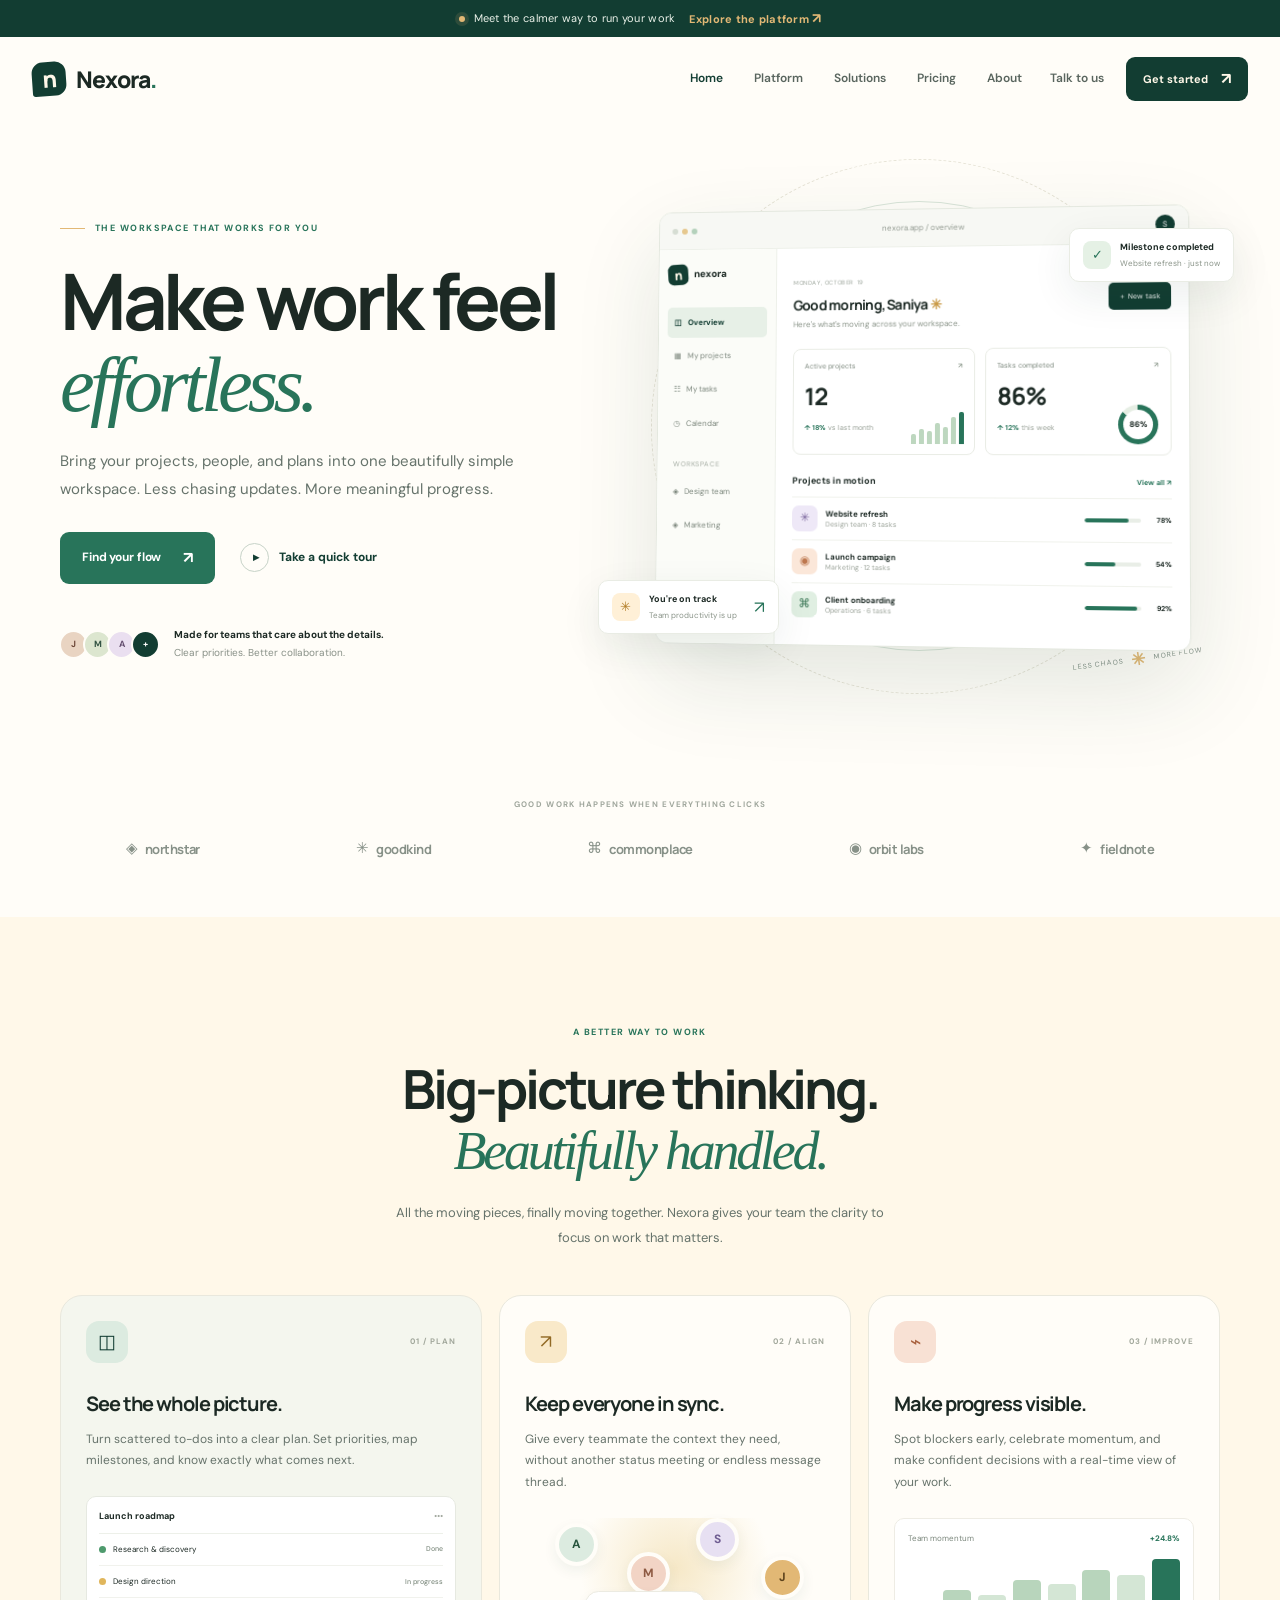
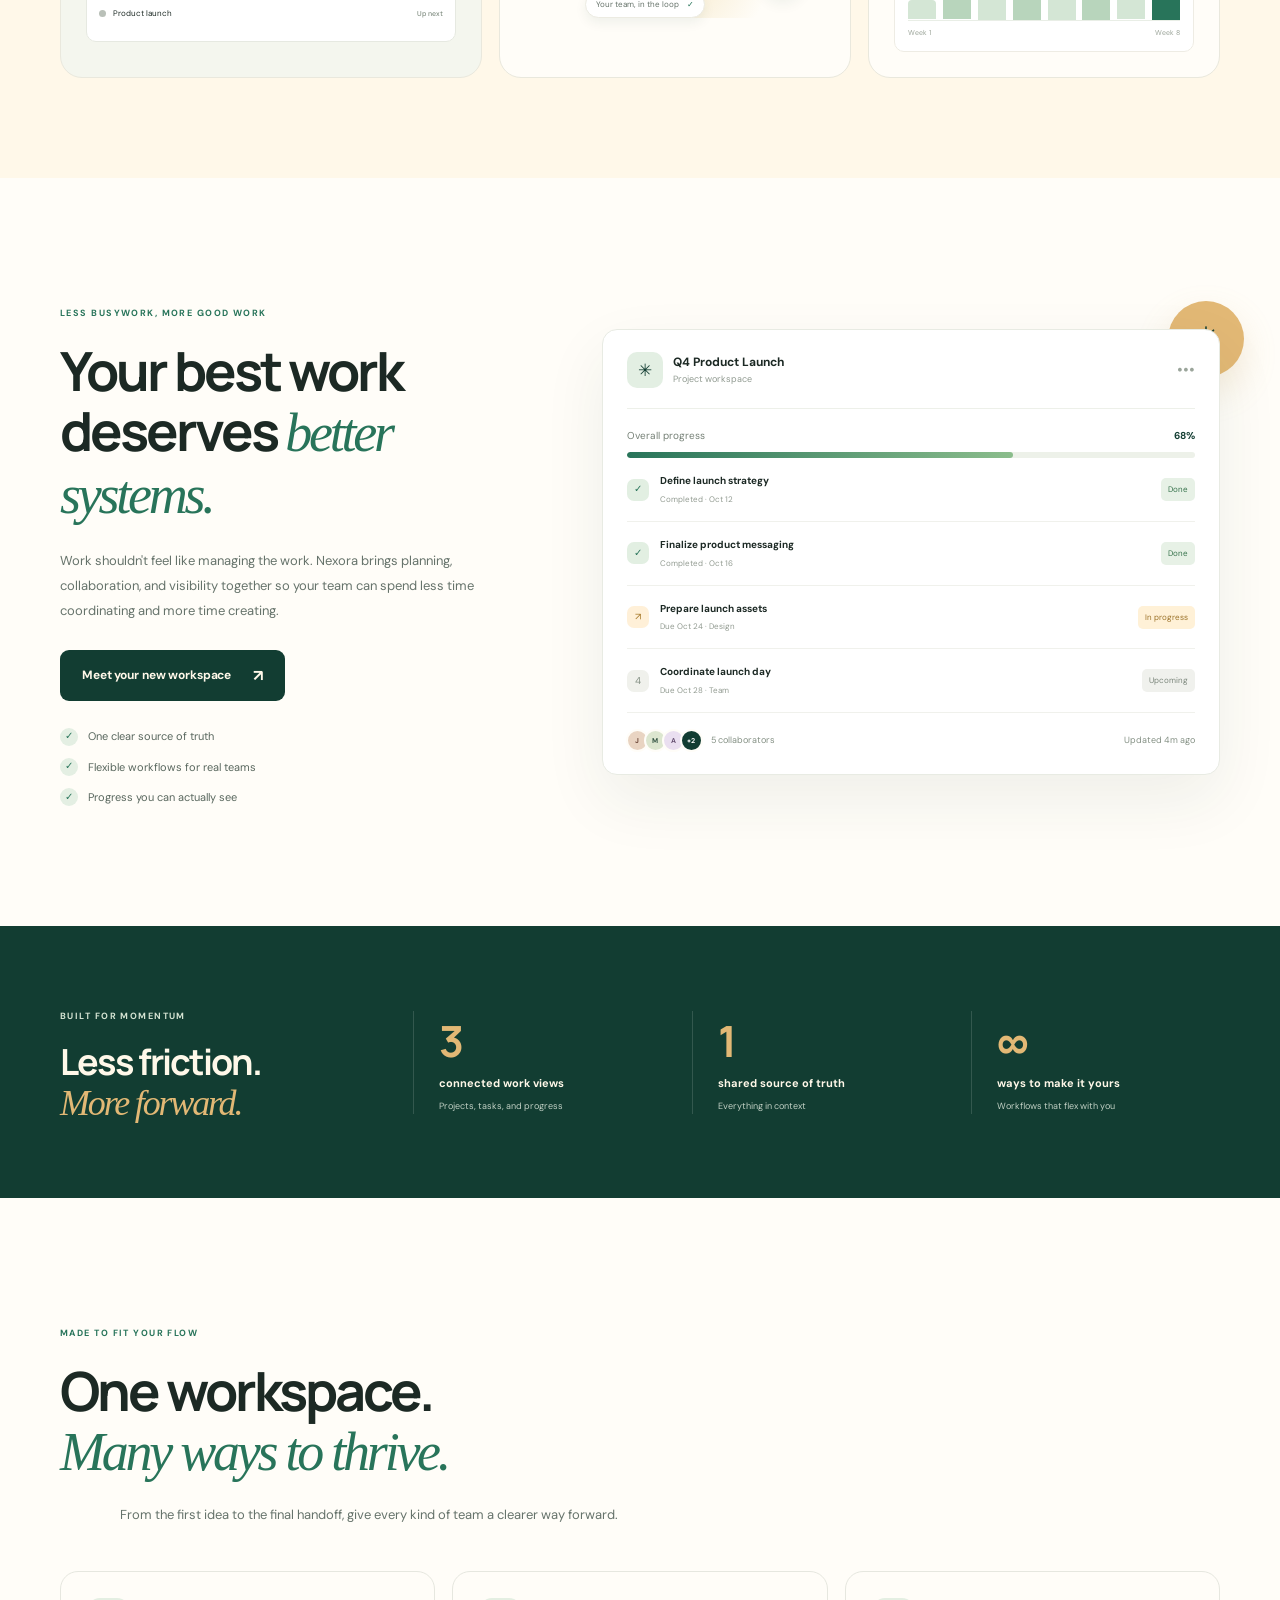
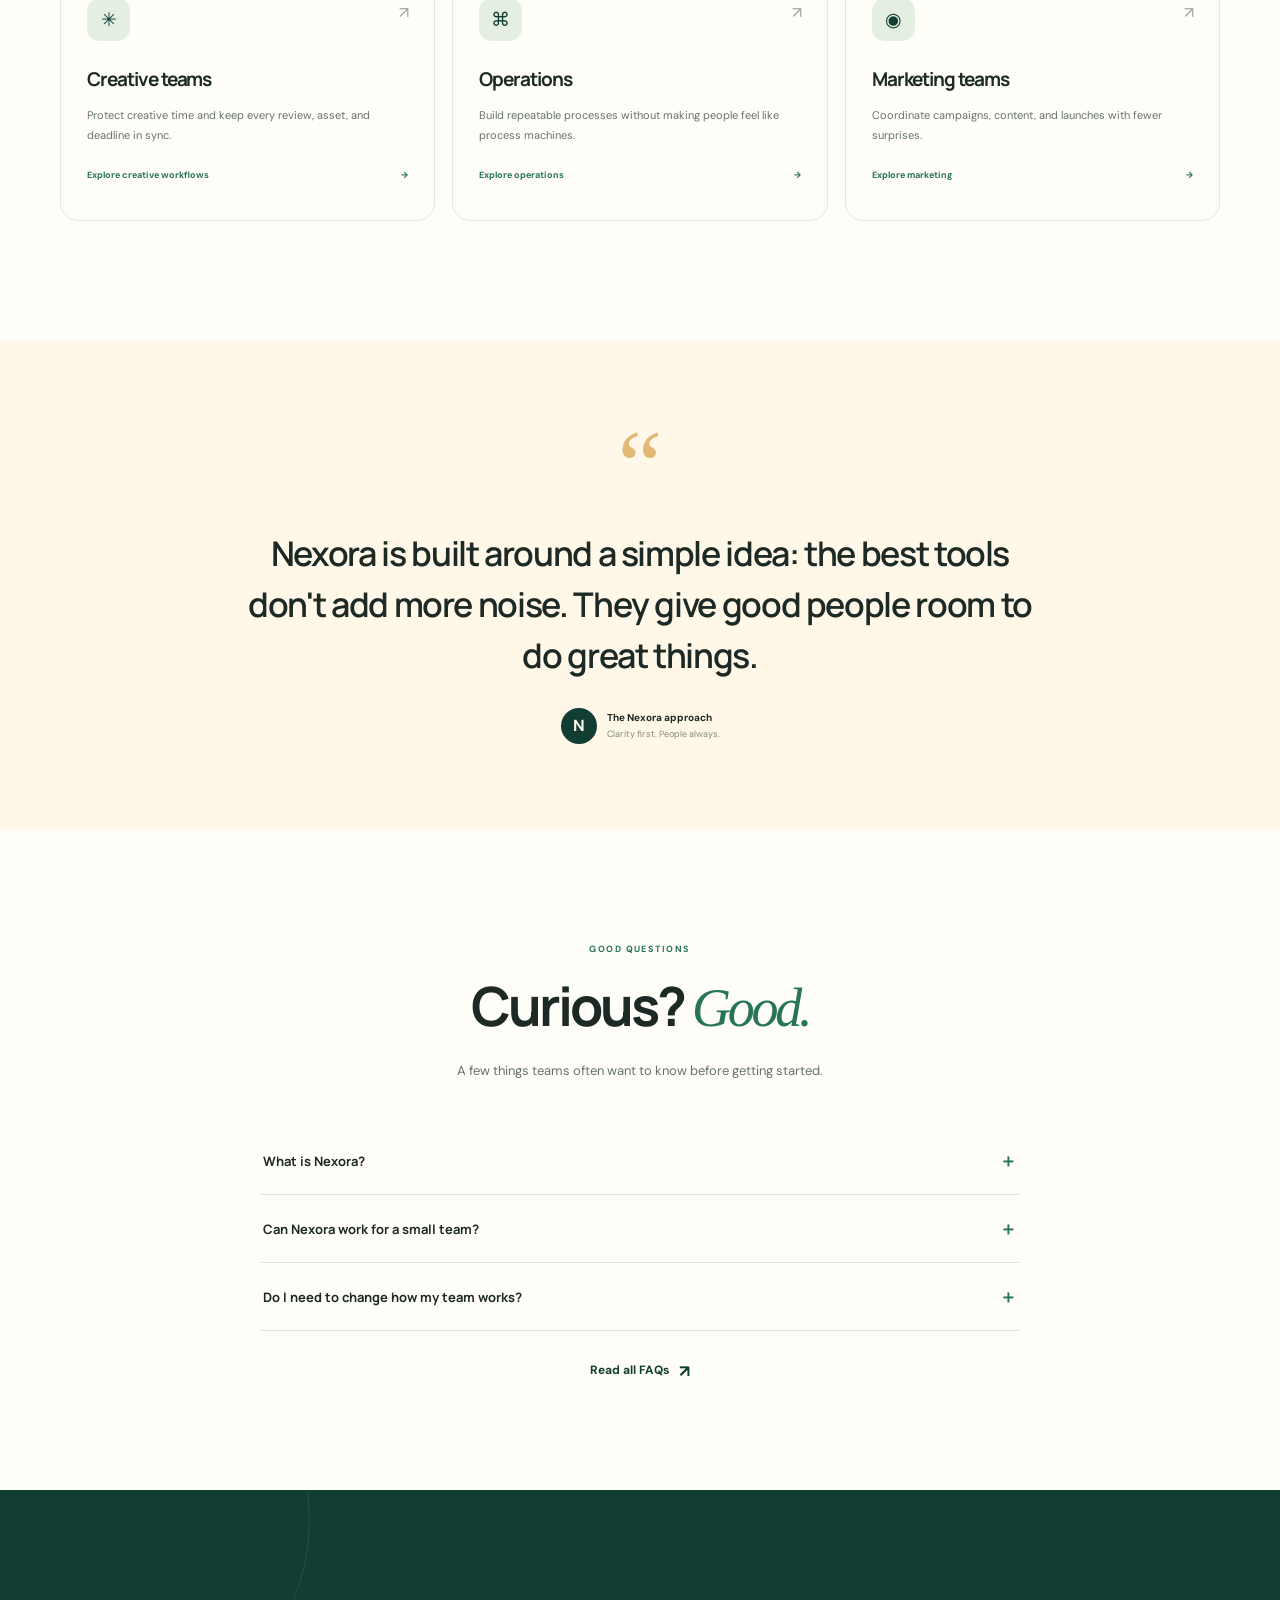
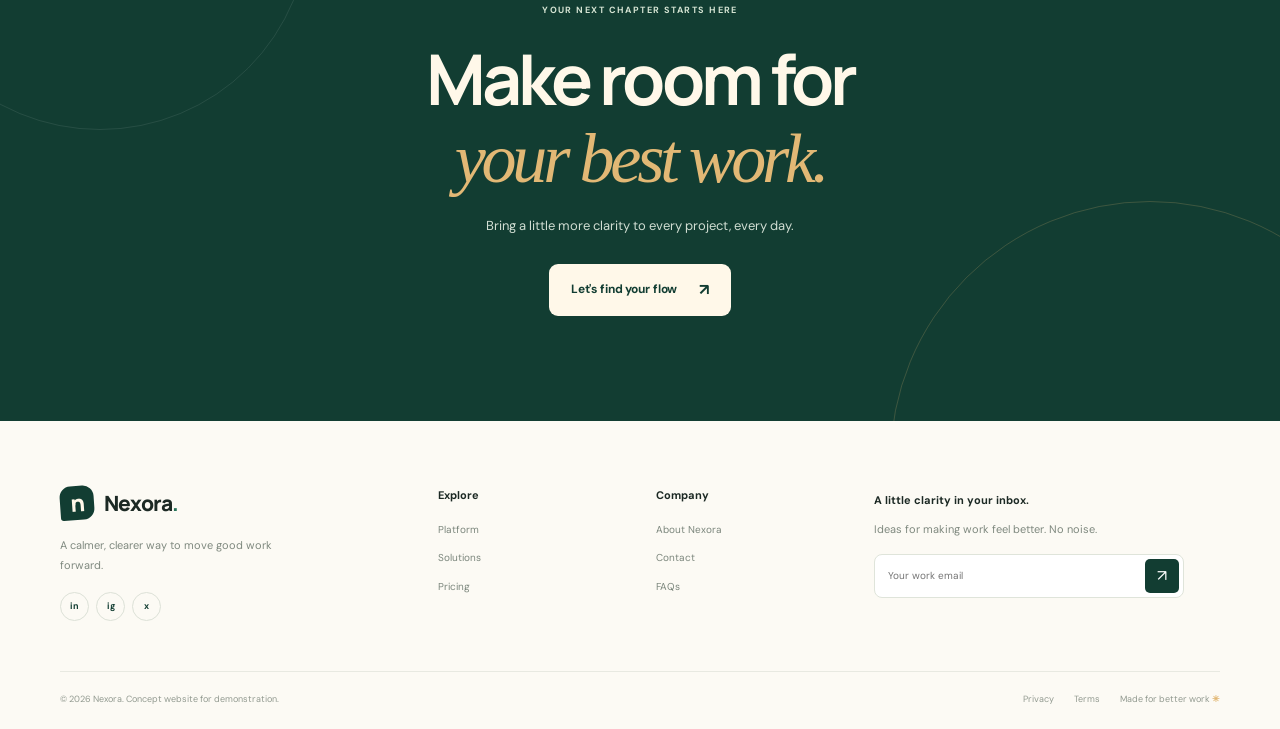
<file: index.html>
<!doctype html>
<html lang="en">
<head>
  <meta charset="utf-8"><meta name="viewport" content="width=device-width, initial-scale=1">
  <meta name="description" content="Nexora brings projects, people, and progress into one calm, powerful workspace. Plan smarter, collaborate clearly, and grow with confidence.">
  <meta name="theme-color" content="#123d32">
  <title>Nexora — Make Work Feel Effortless</title>
  <link rel="preconnect" href="https://fonts.googleapis.com"><link rel="preconnect" href="https://fonts.gstatic.com" crossorigin>
  <link href="https://fonts.googleapis.com/css2?family=DM+Sans:wght@400;500;600;700&family=Manrope:wght@400;500;600;700;800&display=swap" rel="stylesheet">
  <link rel="stylesheet" href="style.css">
</head>
<body>
  <div class="announcement"><span class="announcement-dot"></span> Meet the calmer way to run your work <a href="product.html">Explore the platform <span>↗</span></a></div>
  <header class="site-header">
    <a class="brand" href="index.html" aria-label="Nexora home"><span class="brand-mark">n</span><span>Nexora<span class="brand-period">.</span></span></a>
    <button class="menu-toggle" aria-label="Open navigation" aria-expanded="false"><span></span><span></span></button>
    <nav class="main-nav" aria-label="Main navigation">
      <a class="active" href="index.html">Home</a><a href="product.html">Platform</a><a href="solutions.html">Solutions</a><a href="pricing.html">Pricing</a><a href="about.html">About</a>
    </nav>
    <div class="header-actions"><a class="nav-login" href="contact.html">Talk to us</a><a class="btn btn-small btn-dark" href="contact.html">Get started <span>↗</span></a></div>
  </header>

  <main>
    <section class="hero section-wrap">
      <div class="hero-copy reveal">
        <div class="eyebrow"><span class="eyebrow-line"></span> THE WORKSPACE THAT WORKS FOR YOU</div>
        <h1>Make work feel<br><em>effortless.</em></h1>
        <p class="hero-lede">Bring your projects, people, and plans into one beautifully simple workspace. Less chasing updates. More meaningful progress.</p>
        <div class="hero-actions"><a class="btn btn-primary" href="contact.html">Find your flow <span>↗</span></a><a class="text-link" href="product.html"><span class="play-icon">▶</span> Take a quick tour</a></div>
        <div class="hero-proof"><div class="avatar-stack"><span>J</span><span>M</span><span>A</span><span>+</span></div><div><strong>Made for teams that care about the details.</strong><small>Clear priorities. Better collaboration.</small></div></div>
      </div>
      <div class="hero-visual reveal reveal-delay">
        <div class="visual-orbit orbit-one"></div><div class="visual-orbit orbit-two"></div>
        <div class="dashboard-window">
          <div class="window-top"><div class="window-dots"><i></i><i></i><i></i></div><span>nexora.app / overview</span><span class="window-avatar">S</span></div>
          <div class="dashboard-body">
            <aside class="dash-sidebar"><div class="dash-mini-brand"><span class="brand-mark">n</span> nexora</div><div class="dash-side-item selected">◫ &nbsp; Overview</div><div class="dash-side-item">▦ &nbsp; My projects</div><div class="dash-side-item">☷ &nbsp; My tasks</div><div class="dash-side-item">◷ &nbsp; Calendar</div><div class="dash-side-label">WORKSPACE</div><div class="dash-side-item">◈ &nbsp; Design team</div><div class="dash-side-item">◈ &nbsp; Marketing</div><div class="dash-user"><span class="user-avatar">SC</span><span><b>Saniya Khan</b><small>Workspace owner</small></span></div></aside>
            <div class="dash-main"><div class="dash-heading"><div><small>MONDAY, OCTOBER 19</small><h3>Good morning, Saniya <span>✳</span></h3><p>Here's what's moving across your workspace.</p></div><button class="dash-add">＋ New task</button></div>
              <div class="metric-grid"><div class="metric-card"><span>Active projects <b>↗</b></span><strong>12</strong><small><i>↑ 18%</i> vs last month</small><div class="sparkline"><span style="height:28%"></span><span style="height:44%"></span><span style="height:38%"></span><span style="height:61%"></span><span style="height:49%"></span><span style="height:77%"></span><span style="height:92%"></span></div></div><div class="metric-card"><span>Tasks completed <b>↗</b></span><strong>86%</strong><small><i>↑ 12%</i> this week</small><div class="progress-ring"><span>86%</span></div></div></div>
              <div class="dash-project-head"><b>Projects in motion</b><a href="product.html">View all ↗</a></div>
              <div class="project-row"><span class="project-icon lavender">✳</span><span class="project-info"><b>Website refresh</b><small>Design team · 8 tasks</small></span><span class="project-progress"><i style="width:78%"></i></span><b class="project-percent">78%</b></div>
              <div class="project-row"><span class="project-icon peach">◉</span><span class="project-info"><b>Launch campaign</b><small>Marketing · 12 tasks</small></span><span class="project-progress"><i style="width:54%"></i></span><b class="project-percent">54%</b></div>
              <div class="project-row"><span class="project-icon mint">⌘</span><span class="project-info"><b>Client onboarding</b><small>Operations · 6 tasks</small></span><span class="project-progress"><i style="width:92%"></i></span><b class="project-percent">92%</b></div>
            </div>
          </div>
        </div>
        <div class="floating-note note-top"><span class="note-check">✓</span><span><b>Milestone completed</b><small>Website refresh · just now</small></span></div>
        <div class="floating-note note-bottom"><span class="note-spark">✳</span><span><b>You're on track</b><small>Team productivity is up</small></span><span class="note-arrow">↗</span></div>
        <div class="hero-stamp"><span>LESS CHAOS</span><b>✳</b><span>MORE FLOW</span></div>
      </div>
    </section>

    <section class="trust-strip section-wrap reveal"><p>GOOD WORK HAPPENS WHEN EVERYTHING CLICKS</p><div class="trust-logos"><span>◈ <b>northstar</b></span><span>✳ <b>goodkind</b></span><span>⌘ <b>commonplace</b></span><span>◉ <b>orbit labs</b></span><span>✦ <b>fieldnote</b></span></div></section>

    <section class="section section-cream">
      <div class="section-wrap"><div class="section-heading centered reveal"><span class="eyebrow">A BETTER WAY TO WORK</span><h2>Big-picture thinking.<br><em>Beautifully handled.</em></h2><p>All the moving pieces, finally moving together. Nexora gives your team the clarity to focus on work that matters.</p></div>
        <div class="feature-grid">
          <article class="feature-card feature-card-large reveal"><div class="feature-top"><span class="feature-icon icon-green">◫</span><span class="card-number">01 / PLAN</span></div><h3>See the whole picture.</h3><p>Turn scattered to-dos into a clear plan. Set priorities, map milestones, and know exactly what comes next.</p><div class="mini-board"><div class="mini-board-head"><b>Launch roadmap</b><span>•••</span></div><div class="mini-task"><i class="task-dot green-dot"></i><span>Research & discovery</span><b>Done</b></div><div class="mini-task"><i class="task-dot gold-dot"></i><span>Design direction</span><b>In progress</b></div><div class="mini-task"><i class="task-dot gray-dot"></i><span>Product launch</span><b>Up next</b></div></div></article>
          <article class="feature-card reveal reveal-delay"><div class="feature-top"><span class="feature-icon icon-gold">↗</span><span class="card-number">02 / ALIGN</span></div><h3>Keep everyone in sync.</h3><p>Give every teammate the context they need, without another status meeting or endless message thread.</p><div class="people-illustration"><span class="person p1">A</span><span class="person p2">M</span><span class="person p3">S</span><span class="person p4">J</span><div class="people-caption">Your team, in the loop <span>✓</span></div></div></article>
          <article class="feature-card reveal"><div class="feature-top"><span class="feature-icon icon-peach">⌁</span><span class="card-number">03 / IMPROVE</span></div><h3>Make progress visible.</h3><p>Spot blockers early, celebrate momentum, and make confident decisions with a real-time view of your work.</p><div class="chart-illustration"><div class="chart-label"><span>Team momentum</span><b>+24.8%</b></div><div class="chart-bars"><i style="height:30%"></i><i style="height:46%"></i><i style="height:39%"></i><i style="height:62%"></i><i style="height:56%"></i><i style="height:78%"></i><i style="height:69%"></i><i style="height:95%"></i></div><div class="chart-axis"><span>Week 1</span><span>Week 8</span></div></div></article>
        </div>
      </div>
    </section>

    <section class="section section-wrap split-section"><div class="split-copy reveal"><span class="eyebrow">LESS BUSYWORK, MORE GOOD WORK</span><h2>Your best work deserves <em>better systems.</em></h2><p>Work shouldn't feel like managing the work. Nexora brings planning, collaboration, and visibility together so your team can spend less time coordinating and more time creating.</p><a class="btn btn-dark" href="product.html">Meet your new workspace <span>↗</span></a><div class="check-list"><span><i>✓</i> One clear source of truth</span><span><i>✓</i> Flexible workflows for real teams</span><span><i>✓</i> Progress you can actually see</span></div></div><div class="workflow-visual reveal reveal-delay"><div class="workflow-card"><div class="workflow-title"><span class="workflow-symbol">✳</span><div><b>Q4 Product Launch</b><small>Project workspace</small></div><span class="more">•••</span></div><div class="workflow-progress-label"><span>Overall progress</span><b>68%</b></div><div class="wide-progress"><i></i></div><div class="workflow-task"><span class="task-check">✓</span><div><b>Define launch strategy</b><small>Completed · Oct 12</small></div><span class="task-status done">Done</span></div><div class="workflow-task"><span class="task-check">✓</span><div><b>Finalize product messaging</b><small>Completed · Oct 16</small></div><span class="task-status done">Done</span></div><div class="workflow-task"><span class="task-check pending">↗</span><div><b>Prepare launch assets</b><small>Due Oct 24 · Design</small></div><span class="task-status doing">In progress</span></div><div class="workflow-task"><span class="task-check upcoming">4</span><div><b>Coordinate launch day</b><small>Due Oct 28 · Team</small></div><span class="task-status next">Upcoming</span></div><div class="workflow-foot"><div class="avatar-stack small-stack"><span>J</span><span>M</span><span>A</span><span>+2</span></div><span>5 collaborators</span><span class="workflow-foot-right">Updated 4m ago</span></div></div><div class="workflow-orbit">✳</div></div></section>

    <section class="stats-band"><div class="section-wrap stats-grid"><div class="stats-intro reveal"><span class="eyebrow eyebrow-light">BUILT FOR MOMENTUM</span><h2>Less friction.<br><em>More forward.</em></h2></div><div class="stat reveal"><strong data-count="3">0</strong><span>connected work views</span><small>Projects, tasks, and progress</small></div><div class="stat reveal reveal-delay"><strong data-count="1">0</strong><span>shared source of truth</span><small>Everything in context</small></div><div class="stat reveal reveal-delay"><strong>∞</strong><span>ways to make it yours</span><small>Workflows that flex with you</small></div></div></section>

    <section class="section section-wrap usecases-section"><div class="section-heading reveal"><span class="eyebrow">MADE TO FIT YOUR FLOW</span><h2>One workspace.<br><em>Many ways to thrive.</em></h2><p>From the first idea to the final handoff, give every kind of team a clearer way forward.</p></div><div class="usecase-grid"><a class="usecase-card reveal" href="solutions.html#creative"><span class="usecase-icon">✳</span><span class="usecase-arrow">↗</span><h3>Creative teams</h3><p>Protect creative time and keep every review, asset, and deadline in sync.</p><span class="usecase-link">Explore creative workflows <b>→</b></span></a><a class="usecase-card reveal reveal-delay" href="solutions.html#operations"><span class="usecase-icon">⌘</span><span class="usecase-arrow">↗</span><h3>Operations</h3><p>Build repeatable processes without making people feel like process machines.</p><span class="usecase-link">Explore operations <b>→</b></span></a><a class="usecase-card reveal reveal-delay-2" href="solutions.html#marketing"><span class="usecase-icon">◉</span><span class="usecase-arrow">↗</span><h3>Marketing teams</h3><p>Coordinate campaigns, content, and launches with fewer surprises.</p><span class="usecase-link">Explore marketing <b>→</b></span></a></div></section>

    <section class="quote-section section-cream"><div class="section-wrap quote-inner reveal"><span class="quote-mark">“</span><blockquote>Nexora is built around a simple idea: the best tools don't add more noise. They give good people room to do great things.</blockquote><div class="quote-attribution"><span class="quote-avatar">N</span><span><b>The Nexora approach</b><small>Clarity first. People always.</small></span></div></div></section>

    <section class="section section-wrap faq-preview"><div class="section-heading centered reveal"><span class="eyebrow">GOOD QUESTIONS</span><h2>Curious? <em>Good.</em></h2><p>A few things teams often want to know before getting started.</p></div><div class="faq-list reveal"><details><summary>What is Nexora? <span>＋</span></summary><p>Nexora is a concept project-management workspace designed to bring tasks, projects, team coordination, and progress visibility into one place.</p></details><details><summary>Can Nexora work for a small team? <span>＋</span></summary><p>Yes. The concept is designed to scale from a small group to teams with multiple projects and workflows.</p></details><details><summary>Do I need to change how my team works? <span>＋</span></summary><p>The goal is to adapt the workspace to your process, with clear projects, flexible tasks, and simple collaboration.</p></details></div><div class="center-cta"><a class="text-link" href="faq.html">Read all FAQs <span>↗</span></a></div></section>

    <section class="final-cta"><div class="cta-decoration cta-decoration-one"></div><div class="cta-decoration cta-decoration-two"></div><div class="section-wrap final-cta-inner reveal"><span class="eyebrow eyebrow-light">YOUR NEXT CHAPTER STARTS HERE</span><h2>Make room for<br><em>your best work.</em></h2><p>Bring a little more clarity to every project, every day.</p><a class="btn btn-cream" href="contact.html">Let's find your flow <span>↗</span></a></div></section>
  </main>
  <footer class="site-footer"><div class="section-wrap"><div class="footer-main"><div class="footer-brand-col"><a class="brand brand-footer" href="index.html"><span class="brand-mark">n</span><span>Nexora<span class="brand-period">.</span></span></a><p>A calmer, clearer way to move good work forward.</p><div class="social-links"><a href="#" aria-label="LinkedIn">in</a><a href="#" aria-label="Instagram">ig</a><a href="#" aria-label="X">x</a></div></div><div class="footer-col"><b>Explore</b><a href="product.html">Platform</a><a href="solutions.html">Solutions</a><a href="pricing.html">Pricing</a></div><div class="footer-col"><b>Company</b><a href="about.html">About Nexora</a><a href="contact.html">Contact</a><a href="faq.html">FAQs</a></div><div class="footer-newsletter"><b>A little clarity in your inbox.</b><p>Ideas for making work feel better. No noise.</p><form class="newsletter-form"><label class="sr-only" for="newsletter-email">Email address</label><input id="newsletter-email" type="email" placeholder="Your work email" required><button aria-label="Subscribe">↗</button></form><small class="form-message" aria-live="polite"></small></div></div><div class="footer-bottom"><span>© 2026 Nexora. Concept website for demonstration.</span><div><a href="privacy.html">Privacy</a><a href="terms.html">Terms</a><span>Made for better work <b>✳</b></span></div></div></div></footer>
  <script src="main.js"></script>
</body></html>
</file>
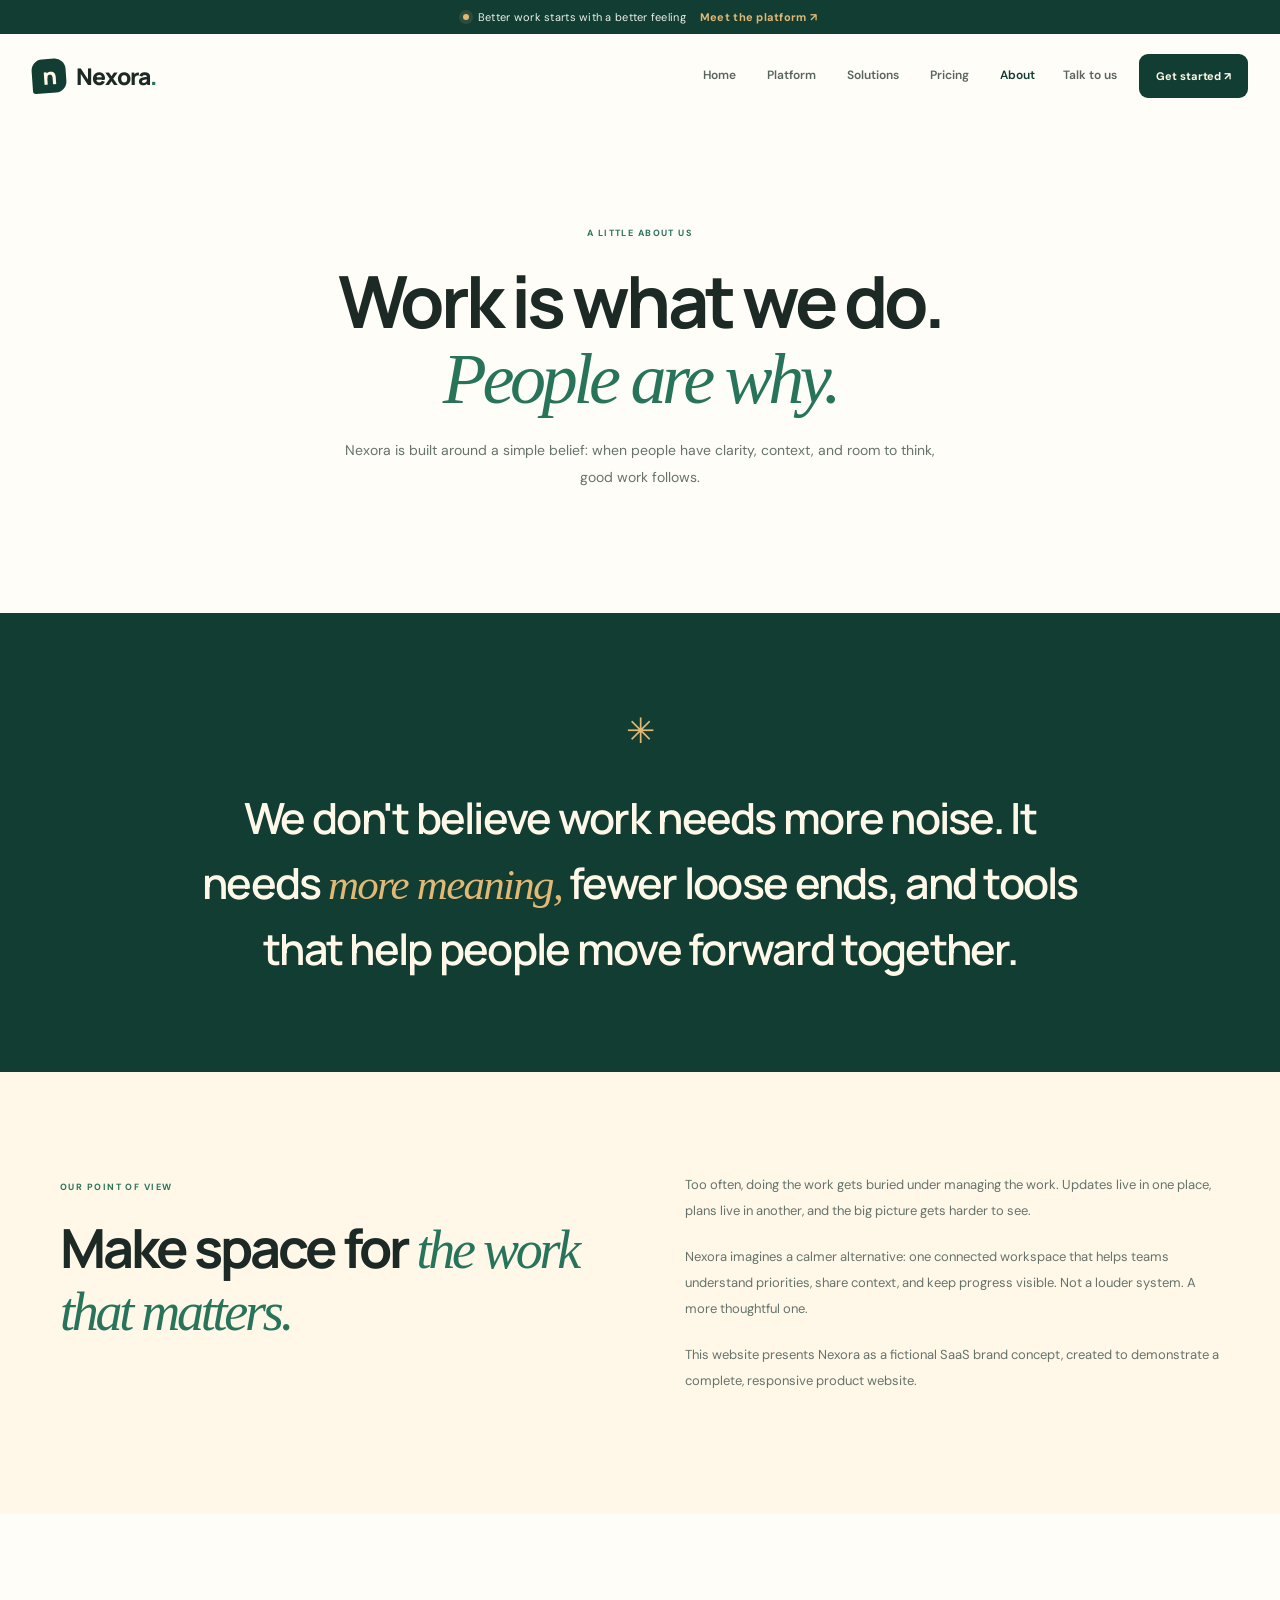
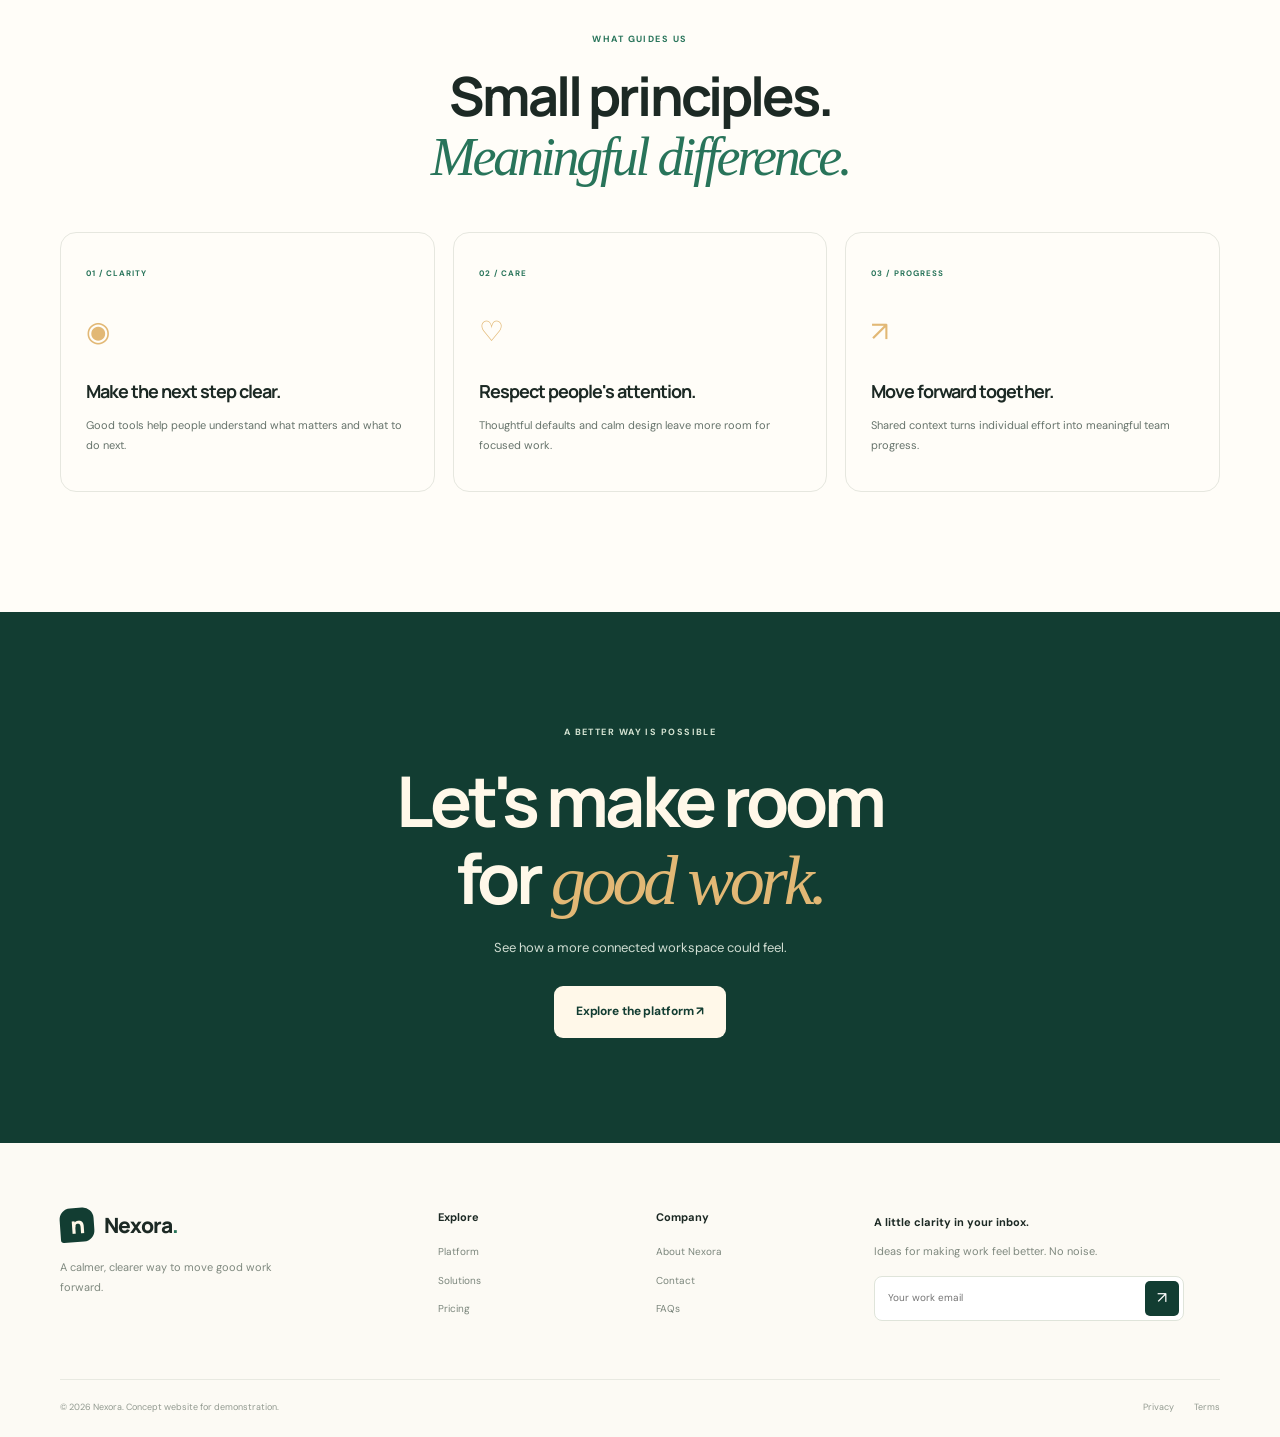
<file: about.html>
<!doctype html><html lang="en"><head><meta charset="utf-8"><meta name="viewport" content="width=device-width,initial-scale=1"><meta name="description" content="Learn about the Nexora concept and its people-first approach to work."><title>About — Nexora</title><link rel="preconnect" href="https://fonts.googleapis.com"><link href="https://fonts.googleapis.com/css2?family=DM+Sans:wght@400;500;600;700&family=Manrope:wght@400;500;600;700;800&display=swap" rel="stylesheet"><link rel="stylesheet" href="style.css"></head><body><div class="announcement"><span class="announcement-dot"></span> Better work starts with a better feeling <a href="product.html">Meet the platform ↗</a></div><header class="site-header"><a class="brand" href="index.html"><span class="brand-mark">n</span><span>Nexora<span class="brand-period">.</span></span></a><button class="menu-toggle" aria-label="Open navigation" aria-expanded="false"><span></span><span></span></button><nav class="main-nav"><a href="index.html">Home</a><a href="product.html">Platform</a><a href="solutions.html">Solutions</a><a href="pricing.html">Pricing</a><a class="active" href="about.html">About</a></nav><div class="header-actions"><a class="nav-login" href="contact.html">Talk to us</a><a class="btn btn-small btn-dark" href="contact.html">Get started ↗</a></div></header><main><section class="inner-hero section-wrap"><span class="eyebrow reveal">A LITTLE ABOUT US</span><h1 class="reveal">Work is what we do.<br><em>People are why.</em></h1><p class="inner-lede reveal">Nexora is built around a simple belief: when people have clarity, context, and room to think, good work follows.</p></section><section class="about-manifesto"><div class="section-wrap manifesto-inner reveal"><span class="manifesto-star">✳</span><p>We don't believe work needs more noise. It needs <em>more meaning,</em> fewer loose ends, and tools that help people move forward together.</p></div></section><section class="section section-cream"><div class="section-wrap about-grid"><div class="about-copy reveal"><span class="eyebrow">OUR POINT OF VIEW</span><h2>Make space for <em>the work that matters.</em></h2></div><div class="about-text reveal reveal-delay"><p>Too often, doing the work gets buried under managing the work. Updates live in one place, plans live in another, and the big picture gets harder to see.</p><p>Nexora imagines a calmer alternative: one connected workspace that helps teams understand priorities, share context, and keep progress visible. Not a louder system. A more thoughtful one.</p><p>This website presents Nexora as a fictional SaaS brand concept, created to demonstrate a complete, responsive product website.</p></div></div></section><section class="section section-wrap values-section"><div class="section-heading centered reveal"><span class="eyebrow">WHAT GUIDES US</span><h2>Small principles.<br><em>Meaningful difference.</em></h2></div><div class="values-grid"><article class="value-card reveal"><span>01 / CLARITY</span><div class="value-symbol">◉</div><h3>Make the next step clear.</h3><p>Good tools help people understand what matters and what to do next.</p></article><article class="value-card reveal reveal-delay"><span>02 / CARE</span><div class="value-symbol">♡</div><h3>Respect people's attention.</h3><p>Thoughtful defaults and calm design leave more room for focused work.</p></article><article class="value-card reveal reveal-delay-2"><span>03 / PROGRESS</span><div class="value-symbol">↗</div><h3>Move forward together.</h3><p>Shared context turns individual effort into meaningful team progress.</p></article></div></section><section class="final-cta"><div class="section-wrap final-cta-inner reveal"><span class="eyebrow eyebrow-light">A BETTER WAY IS POSSIBLE</span><h2>Let's make room<br>for <em>good work.</em></h2><p>See how a more connected workspace could feel.</p><a class="btn btn-cream" href="product.html">Explore the platform ↗</a></div></section></main><footer class="site-footer"><div class="section-wrap"><div class="footer-main"><div class="footer-brand-col"><a class="brand brand-footer" href="index.html"><span class="brand-mark">n</span><span>Nexora<span class="brand-period">.</span></span></a><p>A calmer, clearer way to move good work forward.</p></div><div class="footer-col"><b>Explore</b><a href="product.html">Platform</a><a href="solutions.html">Solutions</a><a href="pricing.html">Pricing</a></div><div class="footer-col"><b>Company</b><a href="about.html">About Nexora</a><a href="contact.html">Contact</a><a href="faq.html">FAQs</a></div><div class="footer-newsletter"><b>A little clarity in your inbox.</b><p>Ideas for making work feel better. No noise.</p><form class="newsletter-form"><input type="email" placeholder="Your work email" aria-label="Your work email" required><button aria-label="Subscribe">↗</button></form><small class="form-message" aria-live="polite"></small></div></div><div class="footer-bottom"><span>© 2026 Nexora. Concept website for demonstration.</span><div><a href="privacy.html">Privacy</a><a href="terms.html">Terms</a></div></div></div></footer><script src="main.js"></script></body></html>
</file>
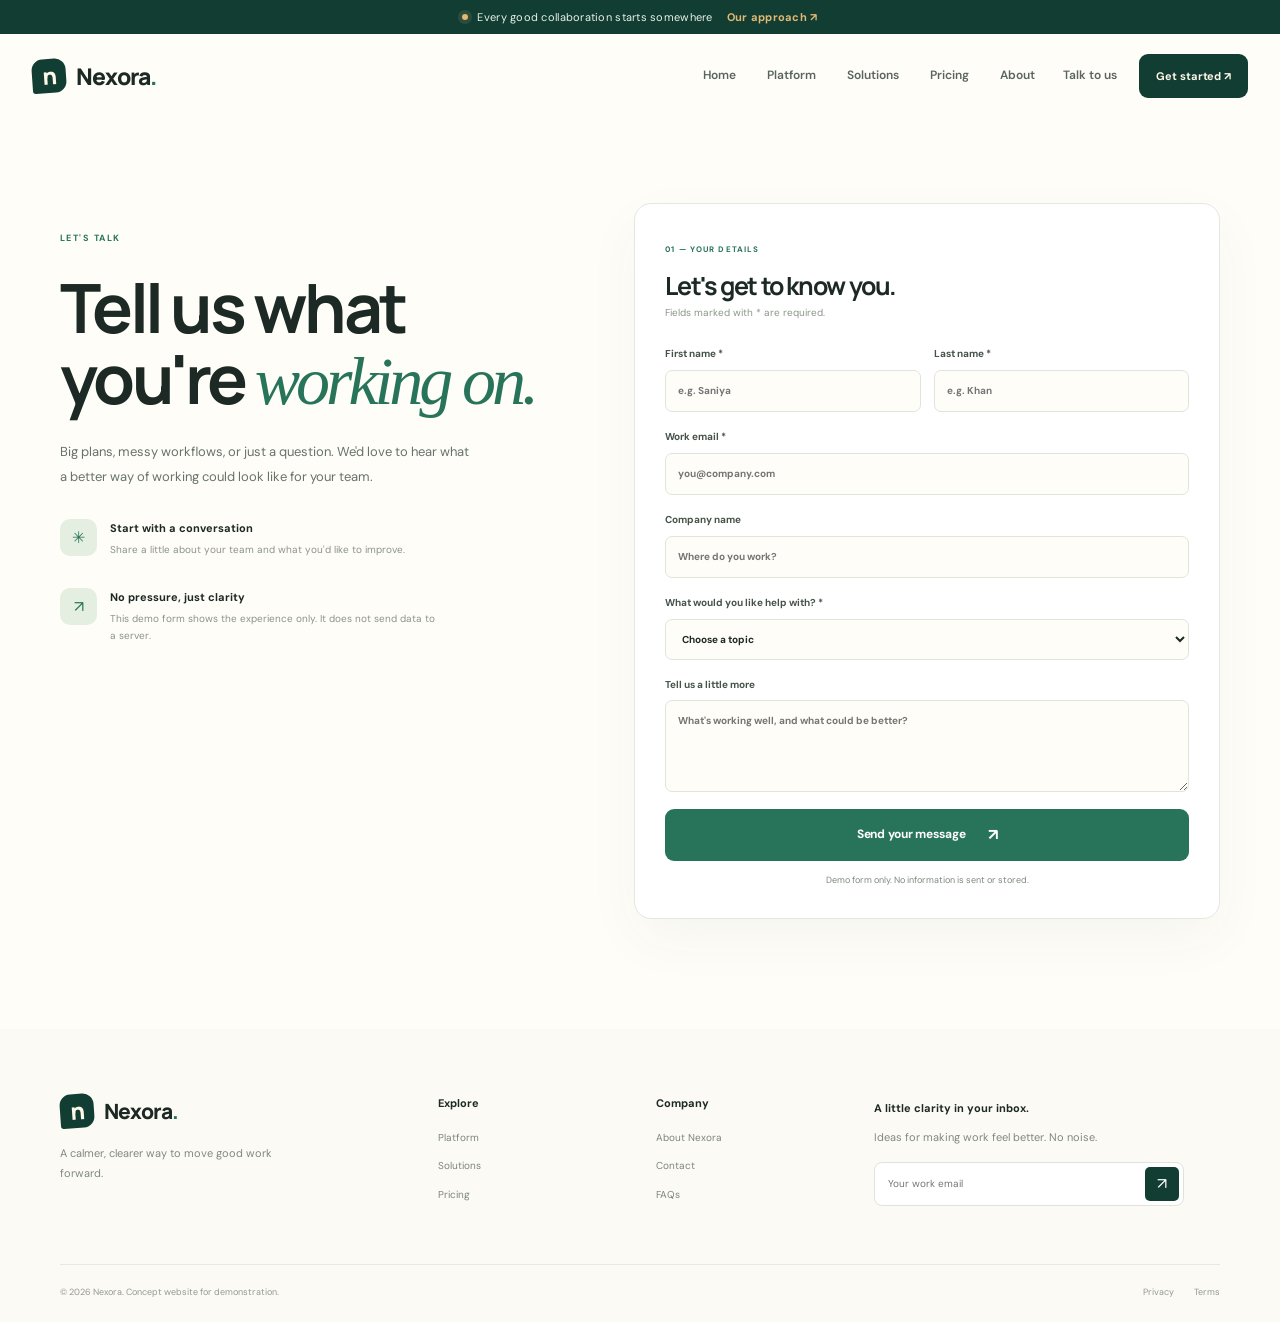
<file: contact.html>
<!doctype html><html lang="en"><head><meta charset="utf-8"><meta name="viewport" content="width=device-width,initial-scale=1"><meta name="description" content="Contact the Nexora team to talk about your team's workflow."><title>Contact — Nexora</title><link rel="preconnect" href="https://fonts.googleapis.com"><link href="https://fonts.googleapis.com/css2?family=DM+Sans:wght@400;500;600;700&family=Manrope:wght@400;500;600;700;800&display=swap" rel="stylesheet"><link rel="stylesheet" href="style.css"></head><body><div class="announcement"><span class="announcement-dot"></span> Every good collaboration starts somewhere <a href="about.html">Our approach ↗</a></div><header class="site-header"><a class="brand" href="index.html"><span class="brand-mark">n</span><span>Nexora<span class="brand-period">.</span></span></a><button class="menu-toggle" aria-label="Open navigation" aria-expanded="false"><span></span><span></span></button><nav class="main-nav"><a href="index.html">Home</a><a href="product.html">Platform</a><a href="solutions.html">Solutions</a><a href="pricing.html">Pricing</a><a href="about.html">About</a></nav><div class="header-actions"><a class="nav-login active" href="contact.html">Talk to us</a><a class="btn btn-small btn-dark" href="contact.html">Get started ↗</a></div></header><main><section class="contact-layout section-wrap"><div class="contact-copy reveal"><span class="eyebrow">LET'S TALK</span><h1>Tell us what<br>you're <em>working on.</em></h1><p>Big plans, messy workflows, or just a question. We'd love to hear what a better way of working could look like for your team.</p><div class="contact-detail"><span class="contact-detail-icon">✳</span><span><b>Start with a conversation</b><small>Share a little about your team and what you'd like to improve.</small></span></div><div class="contact-detail"><span class="contact-detail-icon">↗</span><span><b>No pressure, just clarity</b><small>This demo form shows the experience only. It does not send data to a server.</small></span></div></div><form class="contact-form reveal reveal-delay" id="contact-form"><div class="form-heading"><span>01 — YOUR DETAILS</span><h2>Let's get to know you.</h2><p>Fields marked with * are required.</p></div><div class="form-row"><label>First name *<input name="firstName" required placeholder="e.g. Saniya"></label><label>Last name *<input name="lastName" required placeholder="e.g. Khan"></label></div><label>Work email *<input type="email" name="email" required placeholder="you@company.com"></label><label>Company name<input name="company" placeholder="Where do you work?"></label><label>What would you like help with? *<select name="interest" required><option value="">Choose a topic</option><option>Project planning</option><option>Team collaboration</option><option>Workflow improvement</option><option>Pricing and plans</option><option>Something else</option></select></label><label>Tell us a little more<textarea name="message" rows="4" placeholder="What's working well, and what could be better?"></textarea></label><button class="btn btn-primary btn-full" type="submit">Send your message <span>↗</span></button><small class="form-message" id="contact-message" aria-live="polite">Demo form only. No information is sent or stored.</small></form></section></main><footer class="site-footer"><div class="section-wrap"><div class="footer-main"><div class="footer-brand-col"><a class="brand brand-footer" href="index.html"><span class="brand-mark">n</span><span>Nexora<span class="brand-period">.</span></span></a><p>A calmer, clearer way to move good work forward.</p></div><div class="footer-col"><b>Explore</b><a href="product.html">Platform</a><a href="solutions.html">Solutions</a><a href="pricing.html">Pricing</a></div><div class="footer-col"><b>Company</b><a href="about.html">About Nexora</a><a href="contact.html">Contact</a><a href="faq.html">FAQs</a></div><div class="footer-newsletter"><b>A little clarity in your inbox.</b><p>Ideas for making work feel better. No noise.</p><form class="newsletter-form"><input type="email" placeholder="Your work email" aria-label="Your work email" required><button aria-label="Subscribe">↗</button></form><small class="form-message" aria-live="polite"></small></div></div><div class="footer-bottom"><span>© 2026 Nexora. Concept website for demonstration.</span><div><a href="privacy.html">Privacy</a><a href="terms.html">Terms</a></div></div></div></footer><script src="main.js"></script></body></html>
</file>
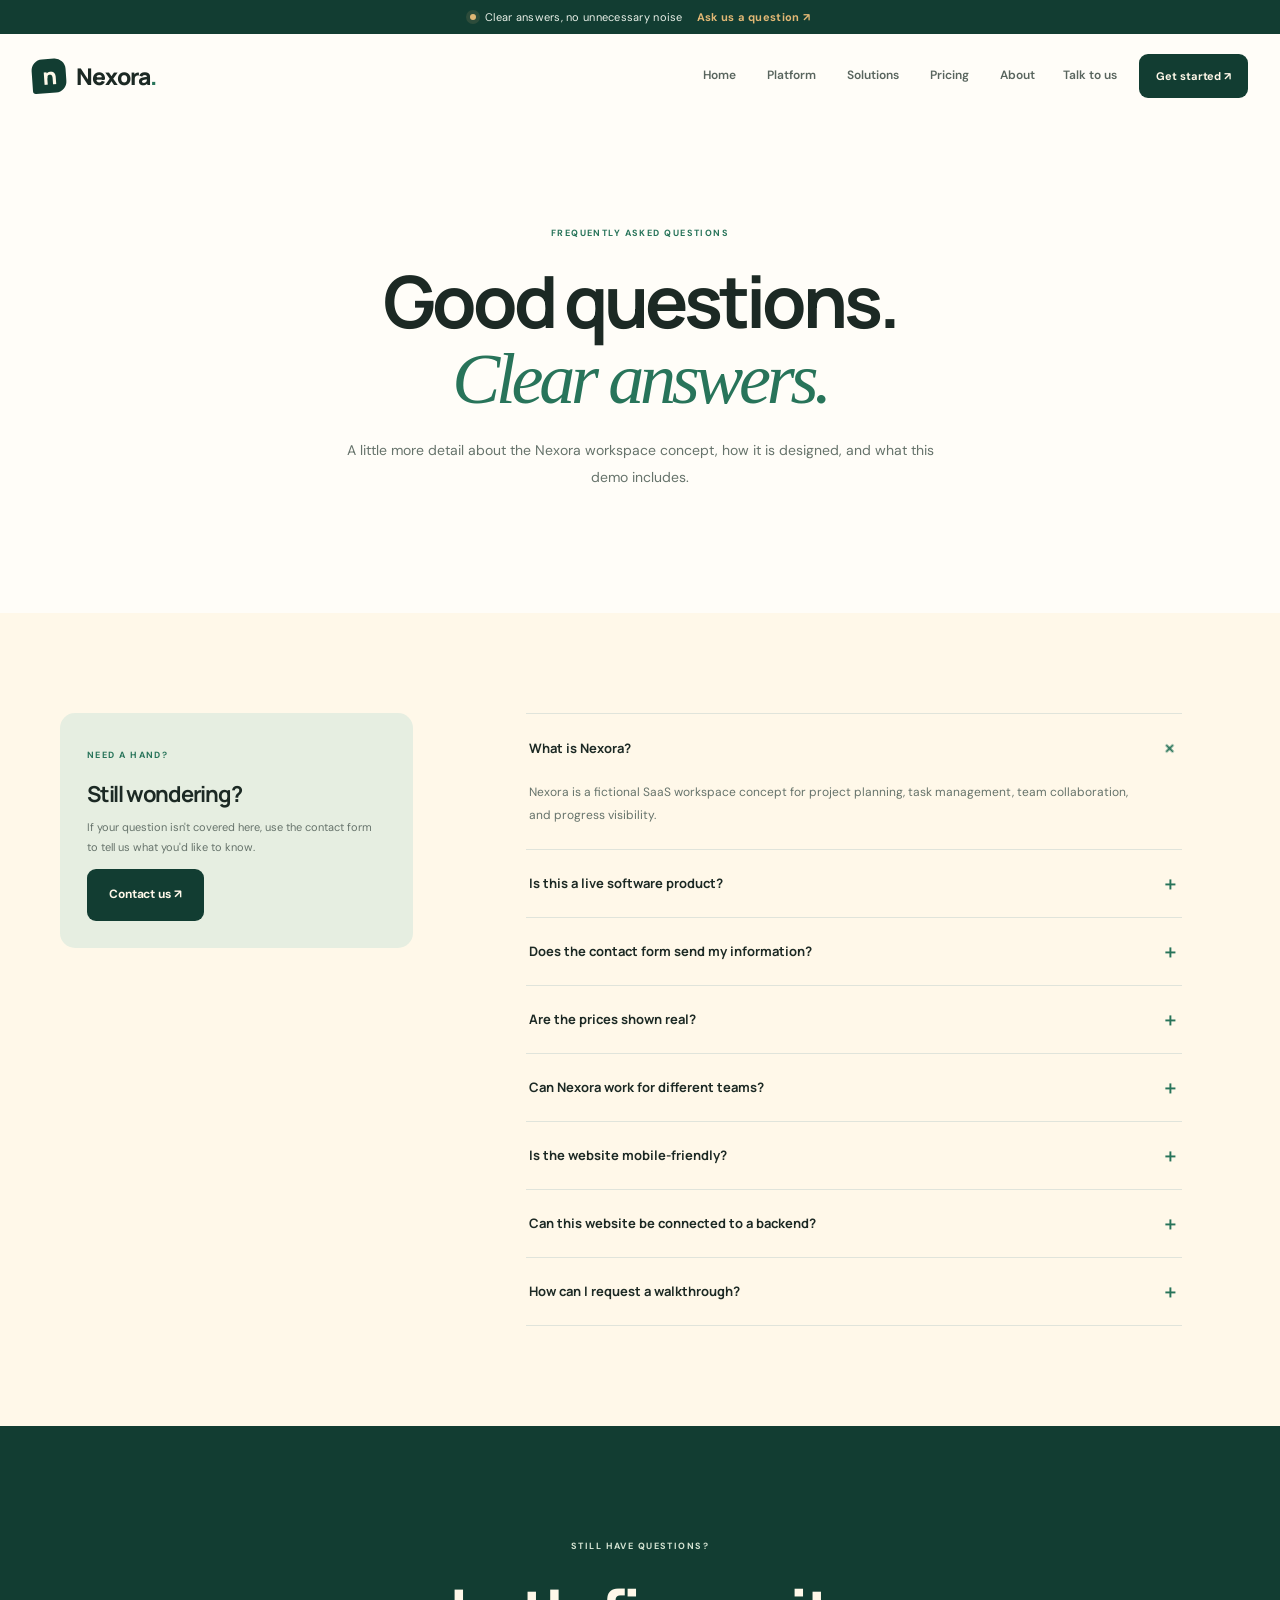
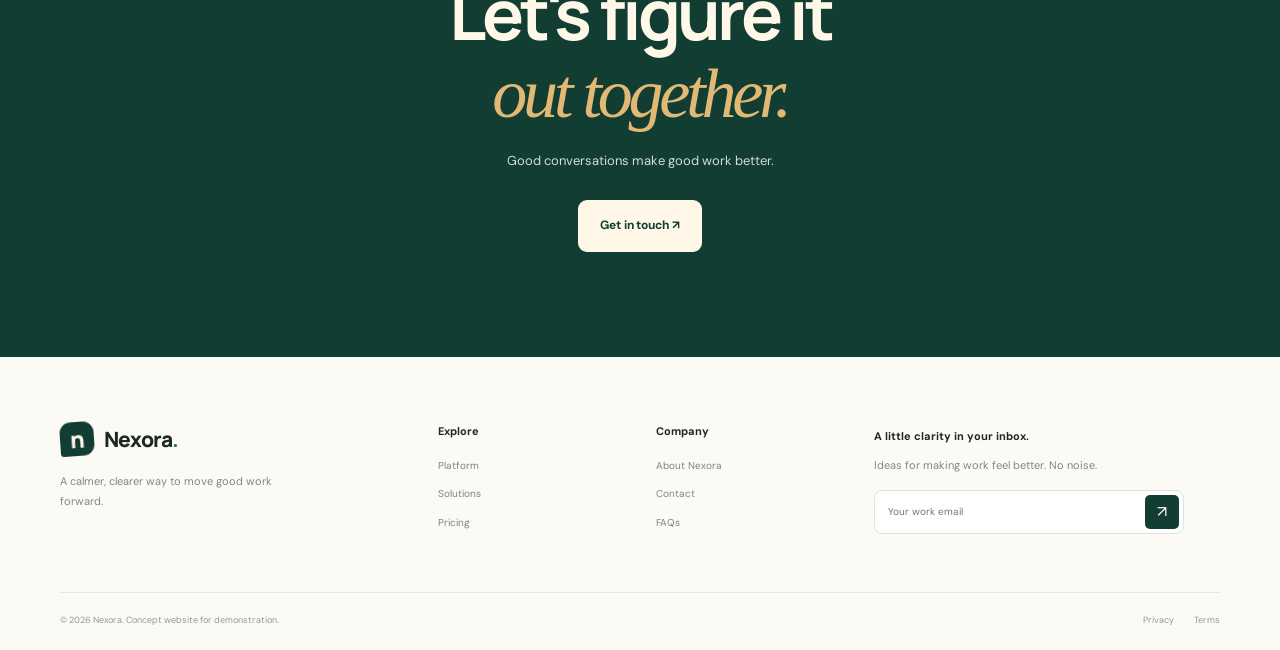
<file: faq.html>
<!doctype html><html lang="en"><head><meta charset="utf-8"><meta name="viewport" content="width=device-width,initial-scale=1"><meta name="description" content="Answers to common questions about the Nexora workspace concept."><title>FAQs — Nexora</title><link rel="preconnect" href="https://fonts.googleapis.com"><link href="https://fonts.googleapis.com/css2?family=DM+Sans:wght@400;500;600;700&family=Manrope:wght@400;500;600;700;800&display=swap" rel="stylesheet"><link rel="stylesheet" href="style.css"></head><body><div class="announcement"><span class="announcement-dot"></span> Clear answers, no unnecessary noise <a href="contact.html">Ask us a question ↗</a></div><header class="site-header"><a class="brand" href="index.html"><span class="brand-mark">n</span><span>Nexora<span class="brand-period">.</span></span></a><button class="menu-toggle" aria-label="Open navigation" aria-expanded="false"><span></span><span></span></button><nav class="main-nav"><a href="index.html">Home</a><a href="product.html">Platform</a><a href="solutions.html">Solutions</a><a href="pricing.html">Pricing</a><a href="about.html">About</a></nav><div class="header-actions"><a class="nav-login" href="contact.html">Talk to us</a><a class="btn btn-small btn-dark" href="contact.html">Get started ↗</a></div></header><main><section class="inner-hero section-wrap"><span class="eyebrow reveal">FREQUENTLY ASKED QUESTIONS</span><h1 class="reveal">Good questions.<br><em>Clear answers.</em></h1><p class="inner-lede reveal">A little more detail about the Nexora workspace concept, how it is designed, and what this demo includes.</p></section><section class="section section-cream"><div class="section-wrap faq-page-layout"><aside class="faq-aside"><span class="eyebrow">NEED A HAND?</span><h3>Still wondering?</h3><p>If your question isn't covered here, use the contact form to tell us what you'd like to know.</p><a class="btn btn-dark" href="contact.html">Contact us ↗</a></aside><div class="faq-list faq-page-list"><details open><summary>What is Nexora? <span>＋</span></summary><p>Nexora is a fictional SaaS workspace concept for project planning, task management, team collaboration, and progress visibility.</p></details><details><summary>Is this a live software product? <span>＋</span></summary><p>No. This website is a front-end demonstration. It does not include user accounts, a database, payment processing, or a live SaaS backend.</p></details><details><summary>Does the contact form send my information? <span>＋</span></summary><p>No. The form is a front-end demo and does not send or store submissions. A production version would need a secure backend and privacy notice.</p></details><details><summary>Are the prices shown real? <span>＋</span></summary><p>No. Any prices shown on the pricing page are illustrative sample content, not an active commercial offer.</p></details><details><summary>Can Nexora work for different teams? <span>＋</span></summary><p>The concept includes example workflows for creative, operations, and marketing teams. A real product would need user research and testing to validate each workflow.</p></details><details><summary>Is the website mobile-friendly? <span>＋</span></summary><p>The layouts are designed to adapt to desktop, tablet, and mobile screens. They should still be tested on actual browsers and devices before delivery.</p></details><details><summary>Can this website be connected to a backend? <span>＋</span></summary><p>Yes. A future implementation could connect forms, authentication, workspace data, billing, and analytics to a secure backend API.</p></details><details><summary>How can I request a walkthrough? <span>＋</span></summary><p>Use the contact page to try the front-end form experience. In this demo, the form does not transmit data.</p></details></div></div></section><section class="final-cta"><div class="section-wrap final-cta-inner reveal"><span class="eyebrow eyebrow-light">STILL HAVE QUESTIONS?</span><h2>Let's figure it<br><em>out together.</em></h2><p>Good conversations make good work better.</p><a class="btn btn-cream" href="contact.html">Get in touch ↗</a></div></section></main><footer class="site-footer"><div class="section-wrap"><div class="footer-main"><div class="footer-brand-col"><a class="brand brand-footer" href="index.html"><span class="brand-mark">n</span><span>Nexora<span class="brand-period">.</span></span></a><p>A calmer, clearer way to move good work forward.</p></div><div class="footer-col"><b>Explore</b><a href="product.html">Platform</a><a href="solutions.html">Solutions</a><a href="pricing.html">Pricing</a></div><div class="footer-col"><b>Company</b><a href="about.html">About Nexora</a><a href="contact.html">Contact</a><a href="faq.html">FAQs</a></div><div class="footer-newsletter"><b>A little clarity in your inbox.</b><p>Ideas for making work feel better. No noise.</p><form class="newsletter-form"><input type="email" placeholder="Your work email" aria-label="Your work email" required><button aria-label="Subscribe">↗</button></form><small class="form-message" aria-live="polite"></small></div></div><div class="footer-bottom"><span>© 2026 Nexora. Concept website for demonstration.</span><div><a href="privacy.html">Privacy</a><a href="terms.html">Terms</a></div></div></div></footer><script src="main.js"></script></body></html>
</file>
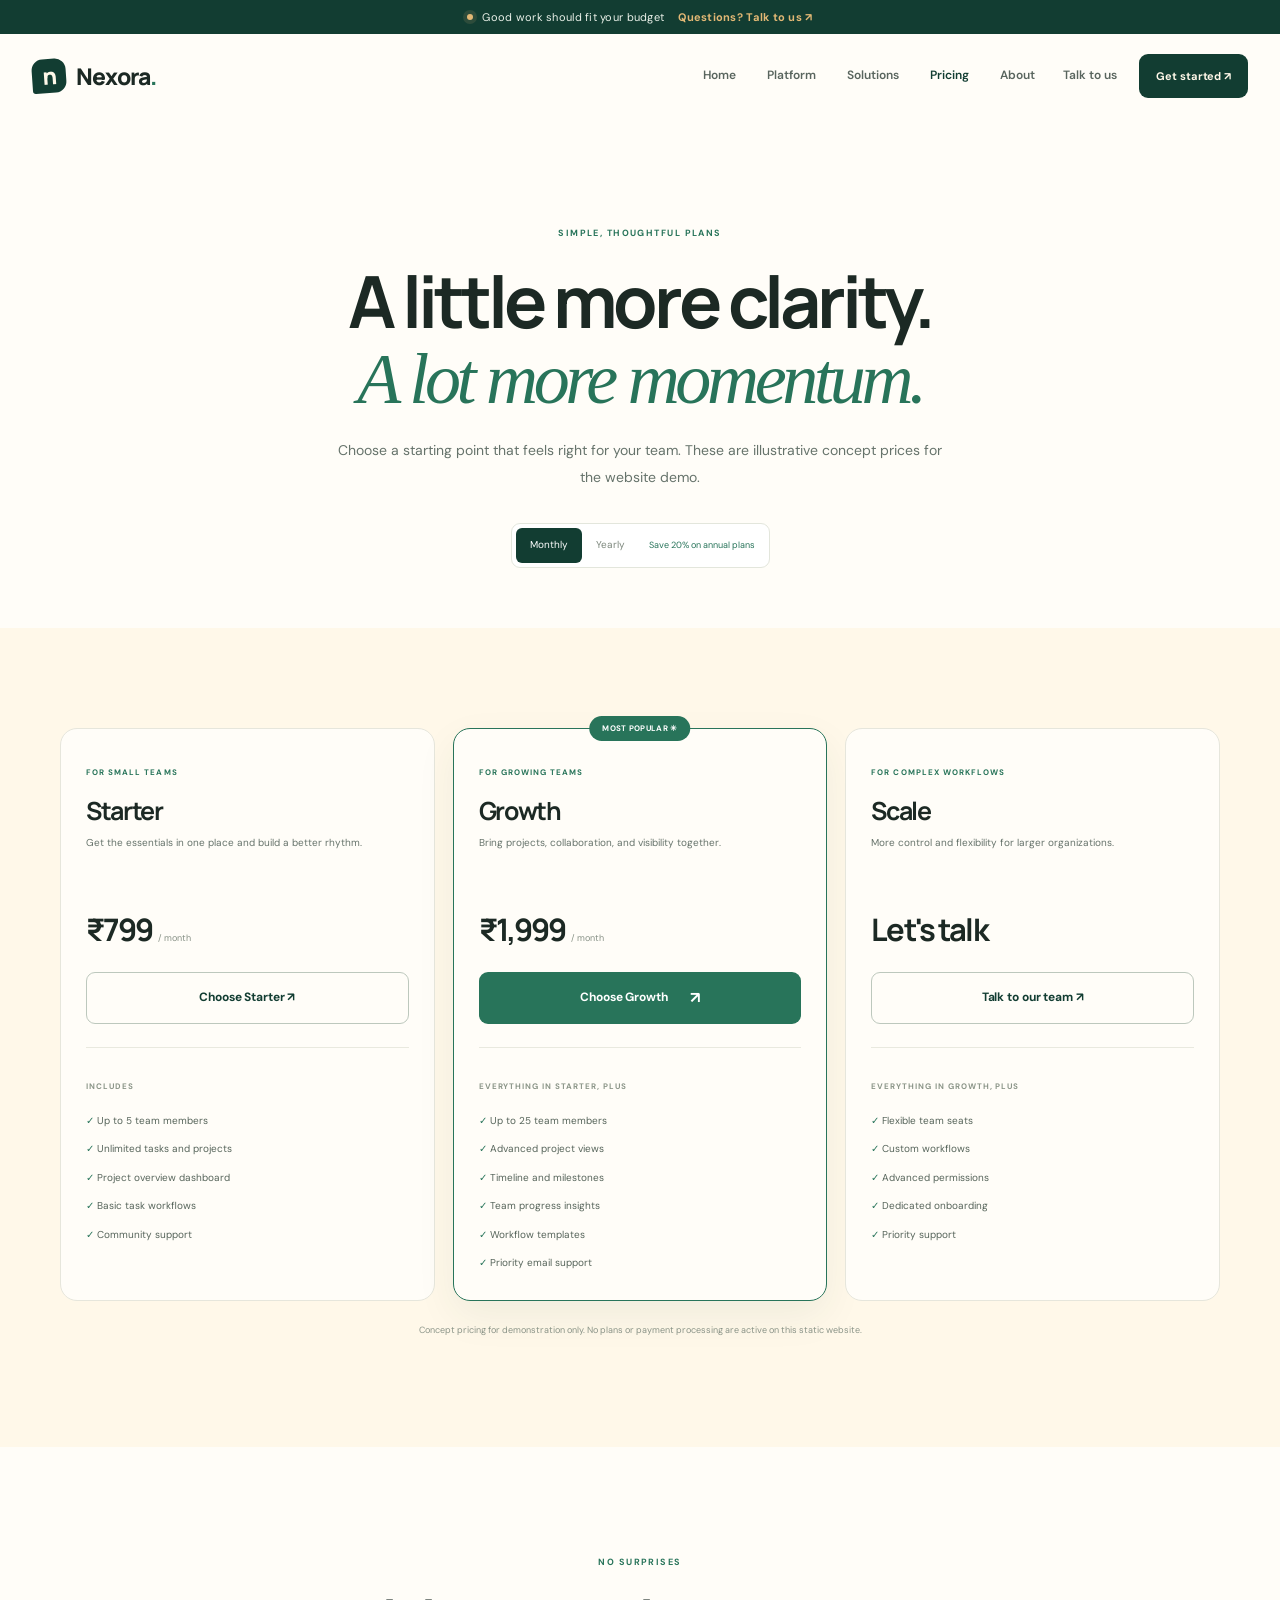
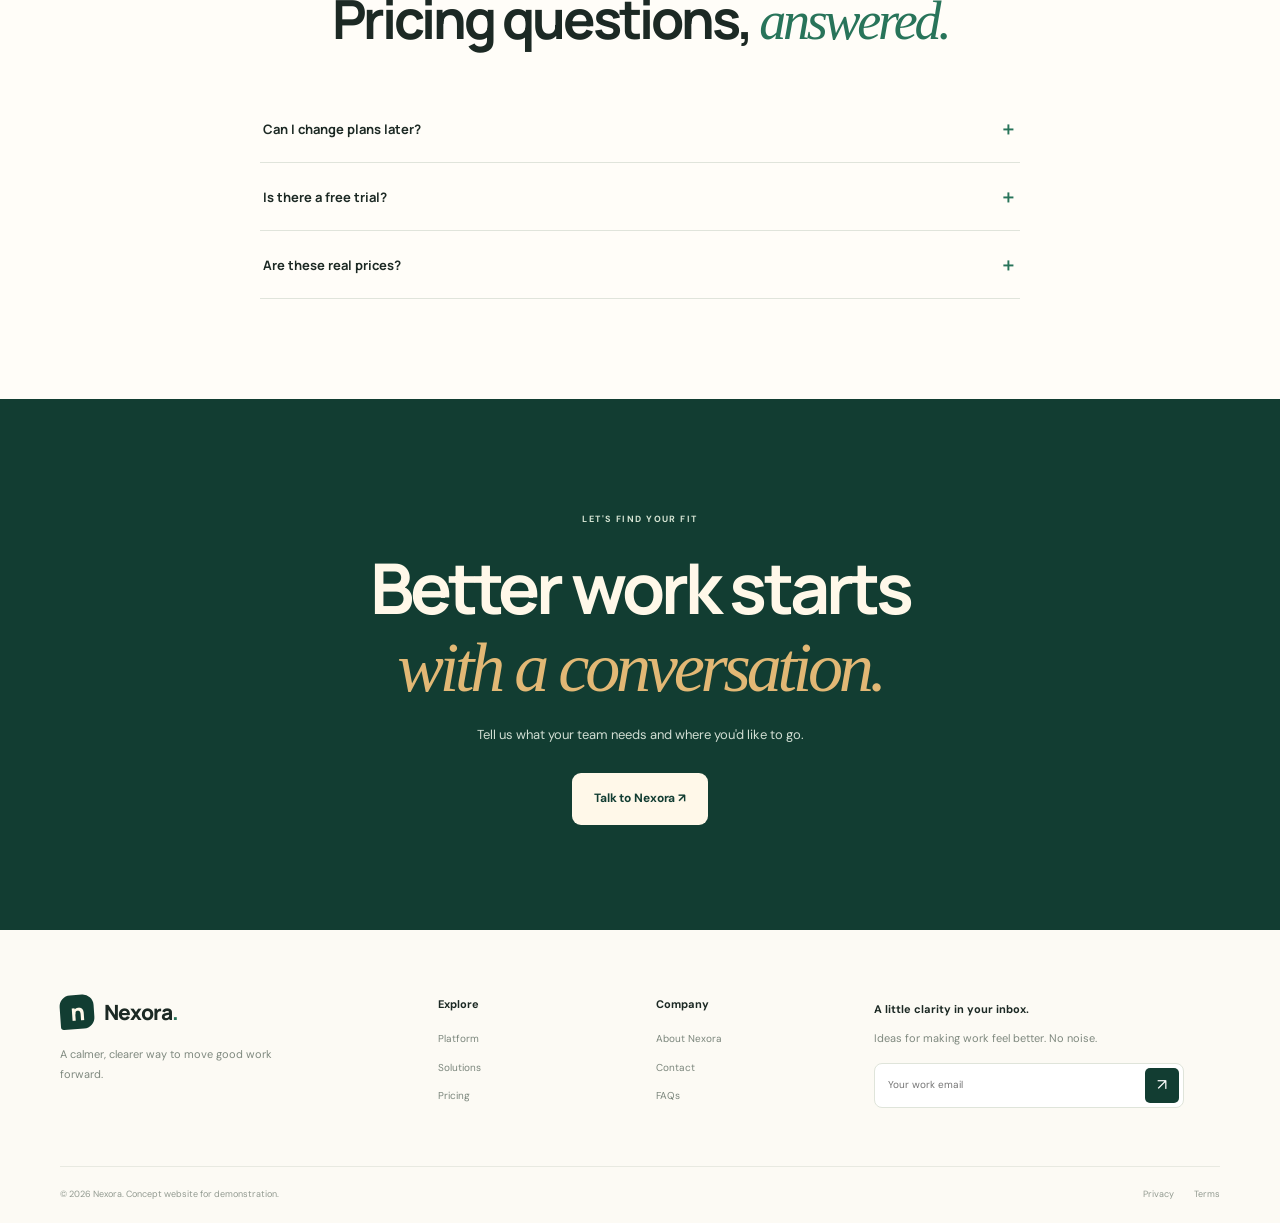
<file: pricing.html>
<!doctype html><html lang="en"><head><meta charset="utf-8"><meta name="viewport" content="width=device-width,initial-scale=1"><meta name="description" content="Explore sample Nexora plans for teams of every size."><title>Pricing — Nexora</title><link rel="preconnect" href="https://fonts.googleapis.com"><link href="https://fonts.googleapis.com/css2?family=DM+Sans:wght@400;500;600;700&family=Manrope:wght@400;500;600;700;800&display=swap" rel="stylesheet"><link rel="stylesheet" href="style.css"></head><body><div class="announcement"><span class="announcement-dot"></span> Good work should fit your budget <a href="contact.html">Questions? Talk to us ↗</a></div><header class="site-header"><a class="brand" href="index.html"><span class="brand-mark">n</span><span>Nexora<span class="brand-period">.</span></span></a><button class="menu-toggle" aria-label="Open navigation" aria-expanded="false"><span></span><span></span></button><nav class="main-nav"><a href="index.html">Home</a><a href="product.html">Platform</a><a href="solutions.html">Solutions</a><a class="active" href="pricing.html">Pricing</a><a href="about.html">About</a></nav><div class="header-actions"><a class="nav-login" href="contact.html">Talk to us</a><a class="btn btn-small btn-dark" href="contact.html">Get started ↗</a></div></header><main><section class="inner-hero pricing-hero section-wrap"><span class="eyebrow reveal">SIMPLE, THOUGHTFUL PLANS</span><h1 class="reveal">A little more clarity.<br><em>A lot more momentum.</em></h1><p class="inner-lede reveal">Choose a starting point that feels right for your team. These are illustrative concept prices for the website demo.</p><div class="billing-toggle reveal"><span class="billing-active">Monthly</span><span>Yearly</span><small>Save 20% on annual plans</small></div></section><section class="section section-cream"><div class="section-wrap pricing-grid"><article class="price-card reveal"><span class="price-label">FOR SMALL TEAMS</span><h3>Starter</h3><p>Get the essentials in one place and build a better rhythm.</p><div class="price"><strong>₹799</strong><span>/ month</span></div><a class="btn btn-outline-dark btn-full" href="contact.html">Choose Starter ↗</a><div class="price-divider"></div><b class="included-label">INCLUDES</b><ul class="price-features"><li>✓ Up to 5 team members</li><li>✓ Unlimited tasks and projects</li><li>✓ Project overview dashboard</li><li>✓ Basic task workflows</li><li>✓ Community support</li></ul></article><article class="price-card price-featured reveal reveal-delay"><div class="popular-pill">MOST POPULAR ✳</div><span class="price-label">FOR GROWING TEAMS</span><h3>Growth</h3><p>Bring projects, collaboration, and visibility together.</p><div class="price"><strong>₹1,999</strong><span>/ month</span></div><a class="btn btn-primary btn-full" href="contact.html">Choose Growth <span>↗</span></a><div class="price-divider"></div><b class="included-label">EVERYTHING IN STARTER, PLUS</b><ul class="price-features"><li>✓ Up to 25 team members</li><li>✓ Advanced project views</li><li>✓ Timeline and milestones</li><li>✓ Team progress insights</li><li>✓ Workflow templates</li><li>✓ Priority email support</li></ul></article><article class="price-card reveal reveal-delay-2"><span class="price-label">FOR COMPLEX WORKFLOWS</span><h3>Scale</h3><p>More control and flexibility for larger organizations.</p><div class="price"><strong>Let's talk</strong></div><a class="btn btn-outline-dark btn-full" href="contact.html">Talk to our team ↗</a><div class="price-divider"></div><b class="included-label">EVERYTHING IN GROWTH, PLUS</b><ul class="price-features"><li>✓ Flexible team seats</li><li>✓ Custom workflows</li><li>✓ Advanced permissions</li><li>✓ Dedicated onboarding</li><li>✓ Priority support</li></ul></article></div><p class="pricing-disclaimer section-wrap">Concept pricing for demonstration only. No plans or payment processing are active on this static website.</p></section><section class="section section-wrap"><div class="section-heading centered reveal"><span class="eyebrow">NO SURPRISES</span><h2>Pricing questions, <em>answered.</em></h2></div><div class="faq-list reveal"><details><summary>Can I change plans later? <span>＋</span></summary><p>The concept is designed around flexible plans. In a production product, plan changes would be handled in the billing settings.</p></details><details><summary>Is there a free trial? <span>＋</span></summary><p>A trial could be offered as part of the real product's business model. This demo does not activate accounts or trials.</p></details><details><summary>Are these real prices? <span>＋</span></summary><p>No. The prices shown are illustrative content for this website concept and are not an active offer.</p></details></div></section><section class="final-cta"><div class="section-wrap final-cta-inner reveal"><span class="eyebrow eyebrow-light">LET'S FIND YOUR FIT</span><h2>Better work starts<br><em>with a conversation.</em></h2><p>Tell us what your team needs and where you'd like to go.</p><a class="btn btn-cream" href="contact.html">Talk to Nexora ↗</a></div></section></main><footer class="site-footer"><div class="section-wrap"><div class="footer-main"><div class="footer-brand-col"><a class="brand brand-footer" href="index.html"><span class="brand-mark">n</span><span>Nexora<span class="brand-period">.</span></span></a><p>A calmer, clearer way to move good work forward.</p></div><div class="footer-col"><b>Explore</b><a href="product.html">Platform</a><a href="solutions.html">Solutions</a><a href="pricing.html">Pricing</a></div><div class="footer-col"><b>Company</b><a href="about.html">About Nexora</a><a href="contact.html">Contact</a><a href="faq.html">FAQs</a></div><div class="footer-newsletter"><b>A little clarity in your inbox.</b><p>Ideas for making work feel better. No noise.</p><form class="newsletter-form"><input type="email" placeholder="Your work email" aria-label="Your work email" required><button aria-label="Subscribe">↗</button></form><small class="form-message" aria-live="polite"></small></div></div><div class="footer-bottom"><span>© 2026 Nexora. Concept website for demonstration.</span><div><a href="privacy.html">Privacy</a><a href="terms.html">Terms</a></div></div></div></footer><script src="main.js"></script></body></html>
</file>
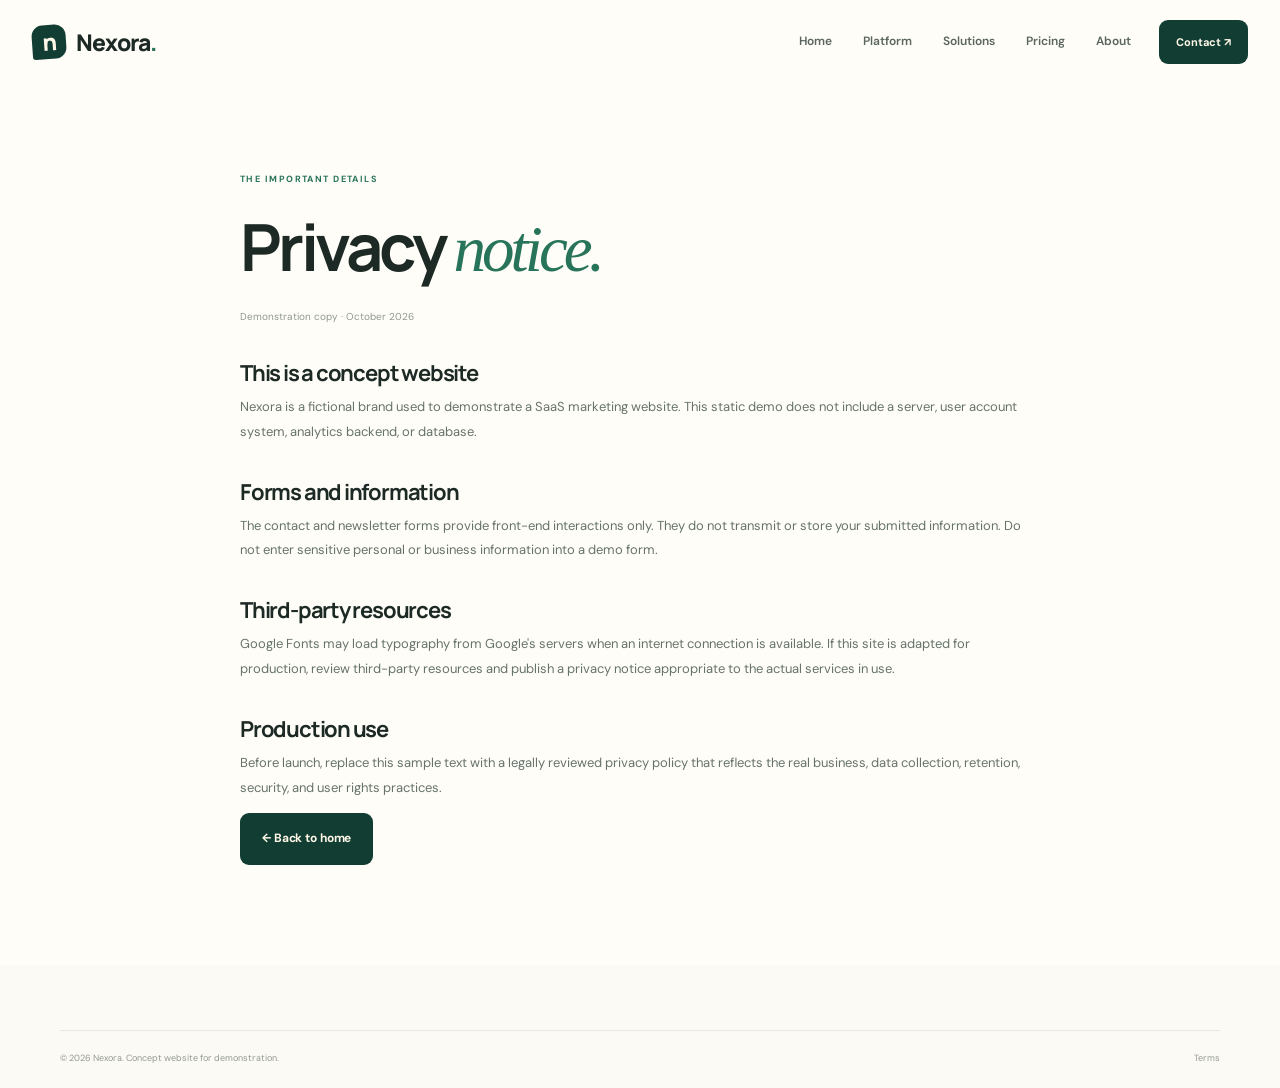
<file: privacy.html>
<!doctype html><html lang="en"><head><meta charset="utf-8"><meta name="viewport" content="width=device-width,initial-scale=1"><title>Privacy Notice — Nexora</title><link rel="stylesheet" href="style.css"><link href="https://fonts.googleapis.com/css2?family=DM+Sans:wght@400;500;600;700&family=Manrope:wght@400;500;600;700;800&display=swap" rel="stylesheet"></head><body><header class="site-header"><a class="brand" href="index.html"><span class="brand-mark">n</span><span>Nexora<span class="brand-period">.</span></span></a><nav class="main-nav"><a href="index.html">Home</a><a href="product.html">Platform</a><a href="solutions.html">Solutions</a><a href="pricing.html">Pricing</a><a href="about.html">About</a></nav><div class="header-actions"><a class="btn btn-small btn-dark" href="contact.html">Contact ↗</a></div></header><main class="legal-page section-wrap"><span class="eyebrow">THE IMPORTANT DETAILS</span><h1>Privacy <em>notice.</em></h1><p class="legal-updated">Demonstration copy · October 2026</p><h2>This is a concept website</h2><p>Nexora is a fictional brand used to demonstrate a SaaS marketing website. This static demo does not include a server, user account system, analytics backend, or database.</p><h2>Forms and information</h2><p>The contact and newsletter forms provide front-end interactions only. They do not transmit or store your submitted information. Do not enter sensitive personal or business information into a demo form.</p><h2>Third-party resources</h2><p>Google Fonts may load typography from Google's servers when an internet connection is available. If this site is adapted for production, review third-party resources and publish a privacy notice appropriate to the actual services in use.</p><h2>Production use</h2><p>Before launch, replace this sample text with a legally reviewed privacy policy that reflects the real business, data collection, retention, security, and user rights practices.</p><a class="btn btn-dark" href="index.html">← Back to home</a></main><footer class="site-footer"><div class="section-wrap footer-bottom"><span>© 2026 Nexora. Concept website for demonstration.</span><a href="terms.html">Terms</a></div></footer><script src="main.js"></script></body></html>
</file>
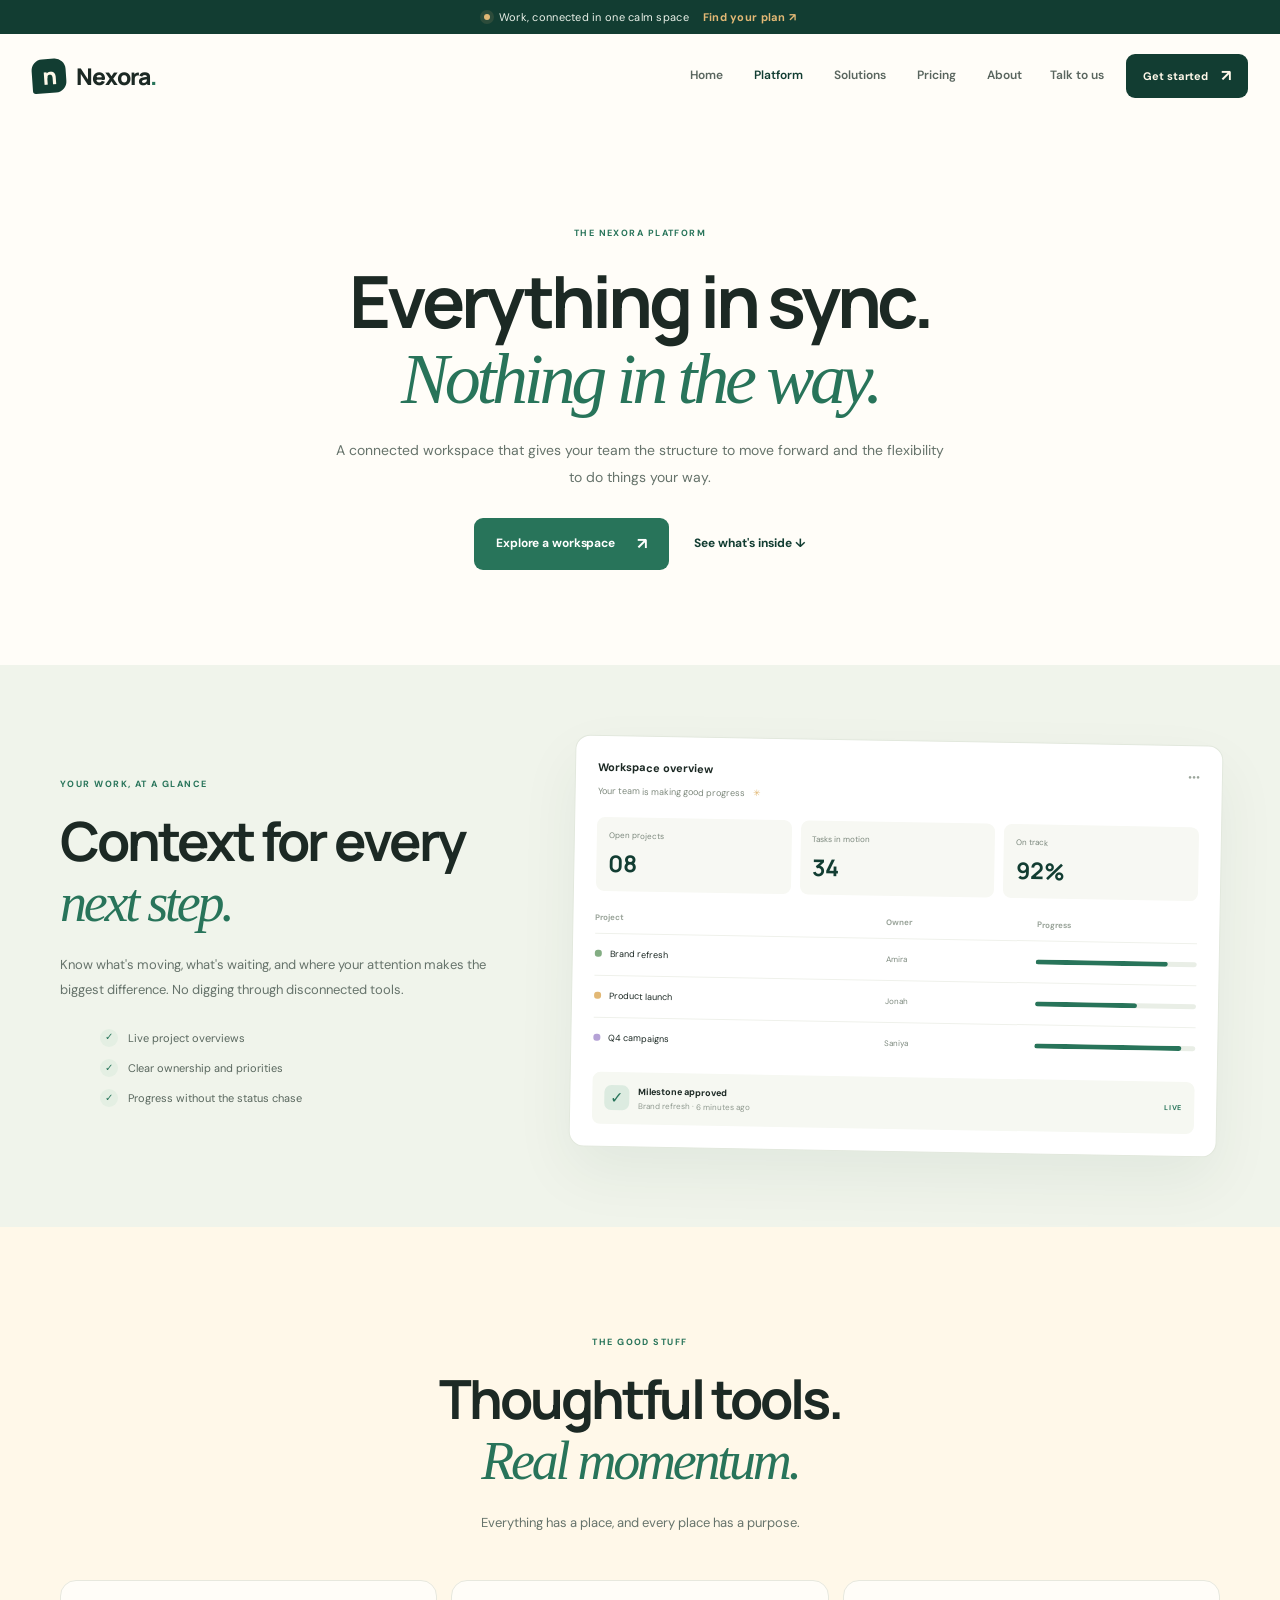
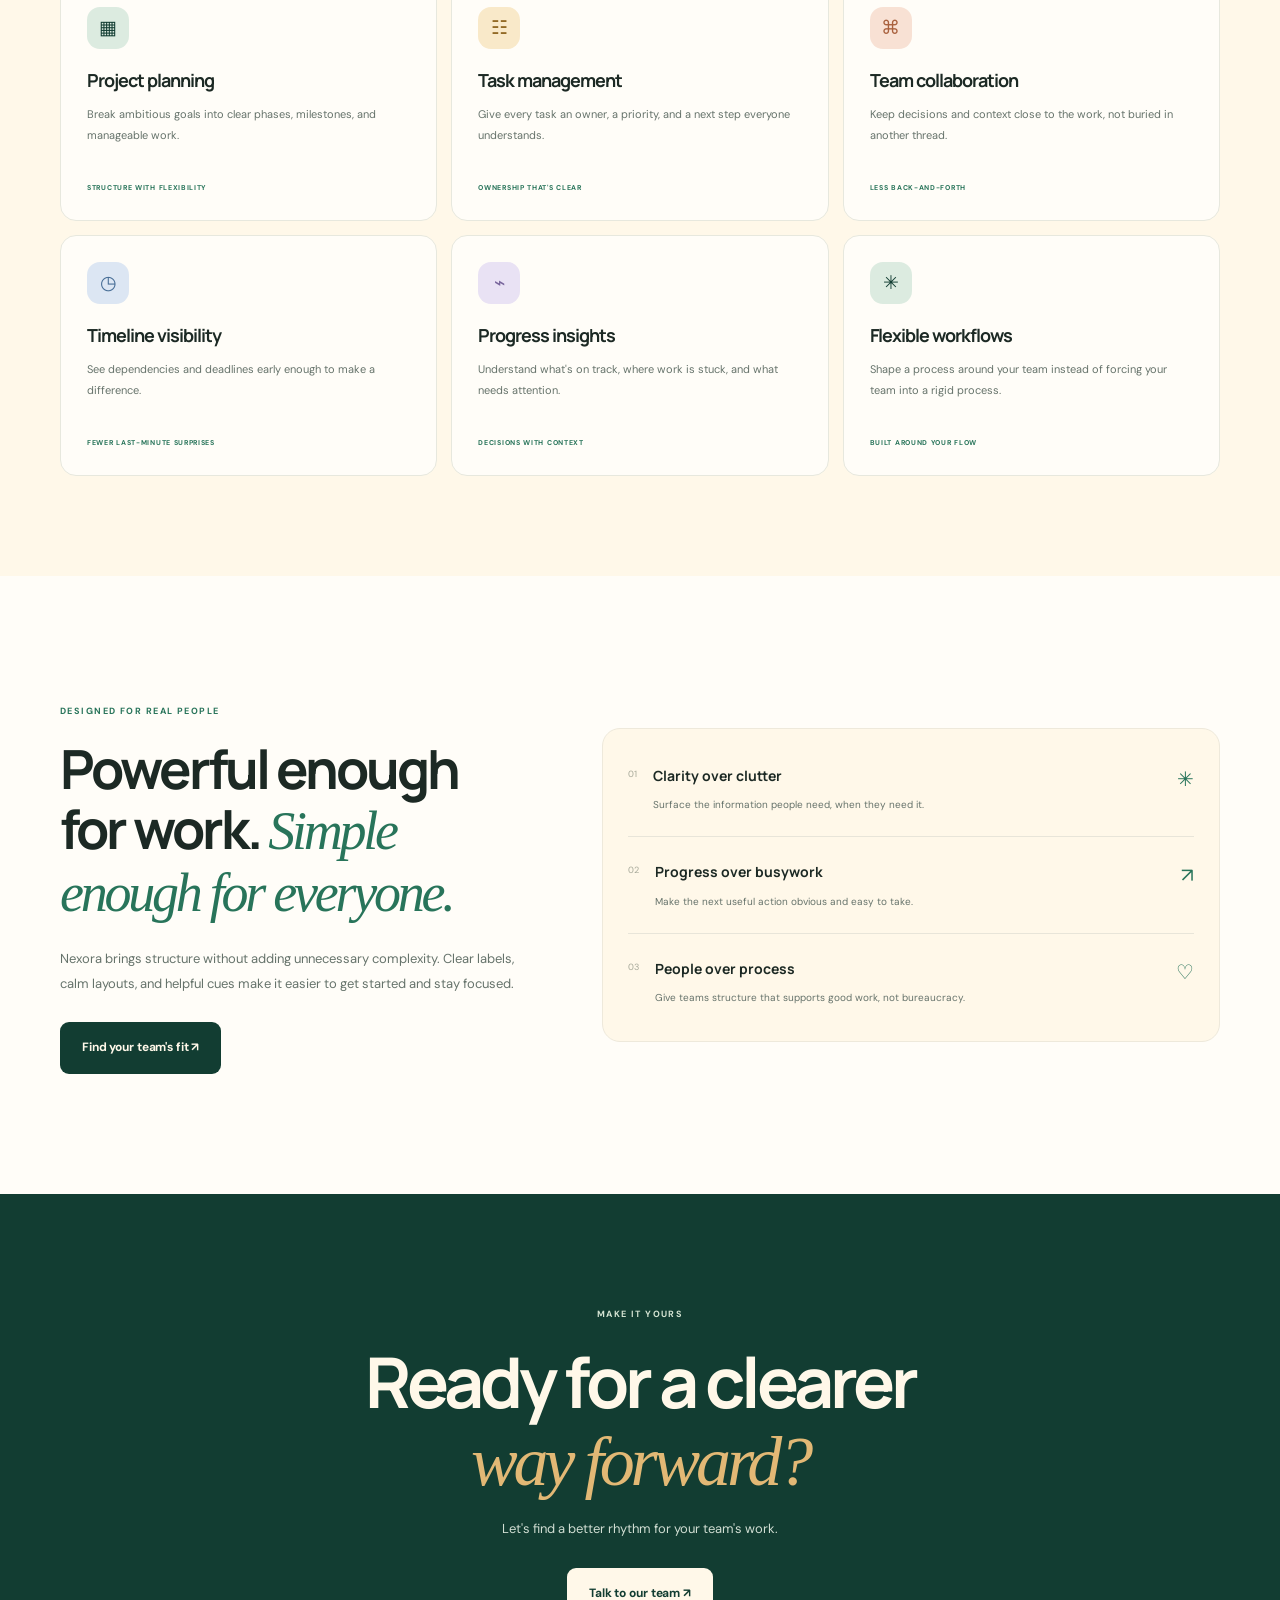
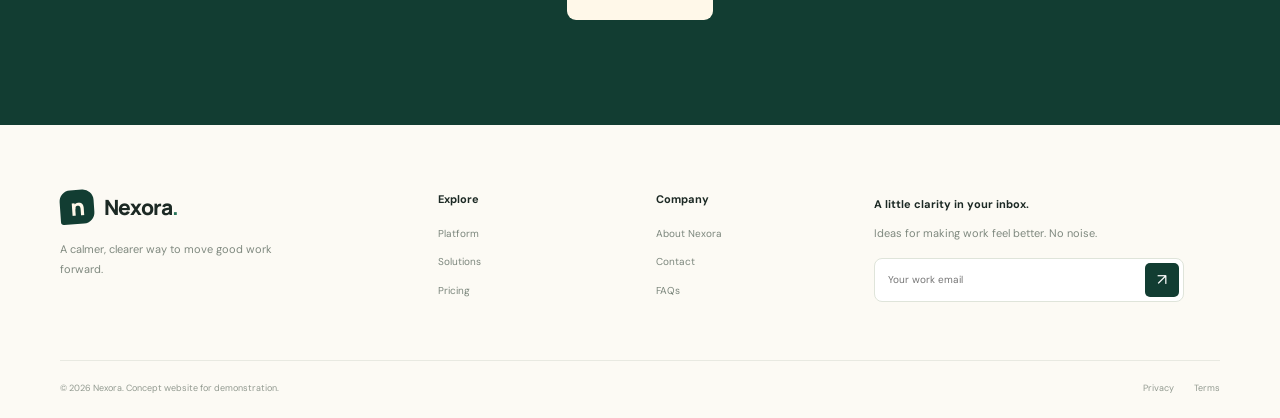
<file: product.html>
<!doctype html><html lang="en"><head><meta charset="utf-8"><meta name="viewport" content="width=device-width,initial-scale=1"><meta name="description" content="Explore the Nexora platform for projects, tasks, collaboration and progress visibility."><title>Platform — Nexora</title><link rel="preconnect" href="https://fonts.googleapis.com"><link href="https://fonts.googleapis.com/css2?family=DM+Sans:wght@400;500;600;700&family=Manrope:wght@400;500;600;700;800&display=swap" rel="stylesheet"><link rel="stylesheet" href="style.css"></head><body><div class="announcement"><span class="announcement-dot"></span> Work, connected in one calm space <a href="pricing.html">Find your plan ↗</a></div><header class="site-header"><a class="brand" href="index.html"><span class="brand-mark">n</span><span>Nexora<span class="brand-period">.</span></span></a><button class="menu-toggle" aria-label="Open navigation" aria-expanded="false"><span></span><span></span></button><nav class="main-nav"><a href="index.html">Home</a><a class="active" href="product.html">Platform</a><a href="solutions.html">Solutions</a><a href="pricing.html">Pricing</a><a href="about.html">About</a></nav><div class="header-actions"><a class="nav-login" href="contact.html">Talk to us</a><a class="btn btn-small btn-dark" href="contact.html">Get started <span>↗</span></a></div></header><main><section class="inner-hero section-wrap"><span class="eyebrow reveal">THE NEXORA PLATFORM</span><h1 class="reveal">Everything in sync.<br><em>Nothing in the way.</em></h1><p class="inner-lede reveal">A connected workspace that gives your team the structure to move forward and the flexibility to do things your way.</p><div class="hero-actions reveal"><a class="btn btn-primary" href="contact.html">Explore a workspace <span>↗</span></a><a class="text-link" href="#platform-features">See what's inside ↓</a></div></section><section class="platform-preview"><div class="section-wrap platform-preview-inner reveal"><div class="platform-preview-copy"><span class="eyebrow">YOUR WORK, AT A GLANCE</span><h2>Context for every<br><em>next step.</em></h2><p>Know what's moving, what's waiting, and where your attention makes the biggest difference. No digging through disconnected tools.</p><ul class="check-list"><li><i>✓</i> Live project overviews</li><li><i>✓</i> Clear ownership and priorities</li><li><i>✓</i> Progress without the status chase</li></ul></div><div class="platform-screen"><div class="platform-screen-top"><b>Workspace overview</b><span>•••</span></div><div class="platform-screen-sub">Your team is making good progress <span>✳</span></div><div class="platform-kpis"><div><small>Open projects</small><b>08</b></div><div><small>Tasks in motion</small><b>34</b></div><div><small>On track</small><b>92%</b></div></div><div class="platform-table-head"><b>Project</b><b>Owner</b><b>Progress</b></div><div class="platform-table-row"><span><i class="table-bullet bullet-a"></i> Brand refresh</span><span>Amira</span><span><i class="table-progress"><i style="width:82%"></i></i></span></div><div class="platform-table-row"><span><i class="table-bullet bullet-b"></i> Product launch</span><span>Jonah</span><span><i class="table-progress"><i style="width:63%"></i></i></span></div><div class="platform-table-row"><span><i class="table-bullet bullet-c"></i> Q4 campaigns</span><span>Saniya</span><span><i class="table-progress"><i style="width:91%"></i></i></span></div><div class="platform-activity"><span class="activity-check">✓</span><span><b>Milestone approved</b><small>Brand refresh · 6 minutes ago</small></span><span class="activity-live">LIVE</span></div></div></div></section><section id="platform-features" class="section section-cream"><div class="section-wrap"><div class="section-heading centered reveal"><span class="eyebrow">THE GOOD STUFF</span><h2>Thoughtful tools.<br><em>Real momentum.</em></h2><p>Everything has a place, and every place has a purpose.</p></div><div class="platform-feature-grid"><article class="platform-feature reveal"><span class="feature-icon icon-green">▦</span><h3>Project planning</h3><p>Break ambitious goals into clear phases, milestones, and manageable work.</p><span class="feature-tag">STRUCTURE WITH FLEXIBILITY</span></article><article class="platform-feature reveal"><span class="feature-icon icon-gold">☷</span><h3>Task management</h3><p>Give every task an owner, a priority, and a next step everyone understands.</p><span class="feature-tag">OWNERSHIP THAT'S CLEAR</span></article><article class="platform-feature reveal"><span class="feature-icon icon-peach">⌘</span><h3>Team collaboration</h3><p>Keep decisions and context close to the work, not buried in another thread.</p><span class="feature-tag">LESS BACK-AND-FORTH</span></article><article class="platform-feature reveal"><span class="feature-icon icon-blue">◷</span><h3>Timeline visibility</h3><p>See dependencies and deadlines early enough to make a difference.</p><span class="feature-tag">FEWER LAST-MINUTE SURPRISES</span></article><article class="platform-feature reveal"><span class="feature-icon icon-lilac">⌁</span><h3>Progress insights</h3><p>Understand what's on track, where work is stuck, and what needs attention.</p><span class="feature-tag">DECISIONS WITH CONTEXT</span></article><article class="platform-feature reveal"><span class="feature-icon icon-green">✳</span><h3>Flexible workflows</h3><p>Shape a process around your team instead of forcing your team into a rigid process.</p><span class="feature-tag">BUILT AROUND YOUR FLOW</span></article></div></div></section><section class="section section-wrap split-section"><div class="split-copy reveal"><span class="eyebrow">DESIGNED FOR REAL PEOPLE</span><h2>Powerful enough for work. <em>Simple enough for everyone.</em></h2><p>Nexora brings structure without adding unnecessary complexity. Clear labels, calm layouts, and helpful cues make it easier to get started and stay focused.</p><a class="btn btn-dark" href="solutions.html">Find your team's fit ↗</a></div><div class="principles-card reveal reveal-delay"><div class="principle-row"><span>01</span><div><b>Clarity over clutter</b><p>Surface the information people need, when they need it.</p></div><span class="principle-symbol">✳</span></div><div class="principle-row"><span>02</span><div><b>Progress over busywork</b><p>Make the next useful action obvious and easy to take.</p></div><span class="principle-symbol">↗</span></div><div class="principle-row"><span>03</span><div><b>People over process</b><p>Give teams structure that supports good work, not bureaucracy.</p></div><span class="principle-symbol">♡</span></div></div></section><section class="final-cta"><div class="section-wrap final-cta-inner reveal"><span class="eyebrow eyebrow-light">MAKE IT YOURS</span><h2>Ready for a clearer<br><em>way forward?</em></h2><p>Let's find a better rhythm for your team's work.</p><a class="btn btn-cream" href="contact.html">Talk to our team ↗</a></div></section></main><footer class="site-footer"><div class="section-wrap"><div class="footer-main"><div class="footer-brand-col"><a class="brand brand-footer" href="index.html"><span class="brand-mark">n</span><span>Nexora<span class="brand-period">.</span></span></a><p>A calmer, clearer way to move good work forward.</p></div><div class="footer-col"><b>Explore</b><a href="product.html">Platform</a><a href="solutions.html">Solutions</a><a href="pricing.html">Pricing</a></div><div class="footer-col"><b>Company</b><a href="about.html">About Nexora</a><a href="contact.html">Contact</a><a href="faq.html">FAQs</a></div><div class="footer-newsletter"><b>A little clarity in your inbox.</b><p>Ideas for making work feel better. No noise.</p><form class="newsletter-form"><input type="email" placeholder="Your work email" aria-label="Your work email" required><button aria-label="Subscribe">↗</button></form><small class="form-message" aria-live="polite"></small></div></div><div class="footer-bottom"><span>© 2026 Nexora. Concept website for demonstration.</span><div><a href="privacy.html">Privacy</a><a href="terms.html">Terms</a></div></div></div></footer><script src="main.js"></script></body></html>
</file>
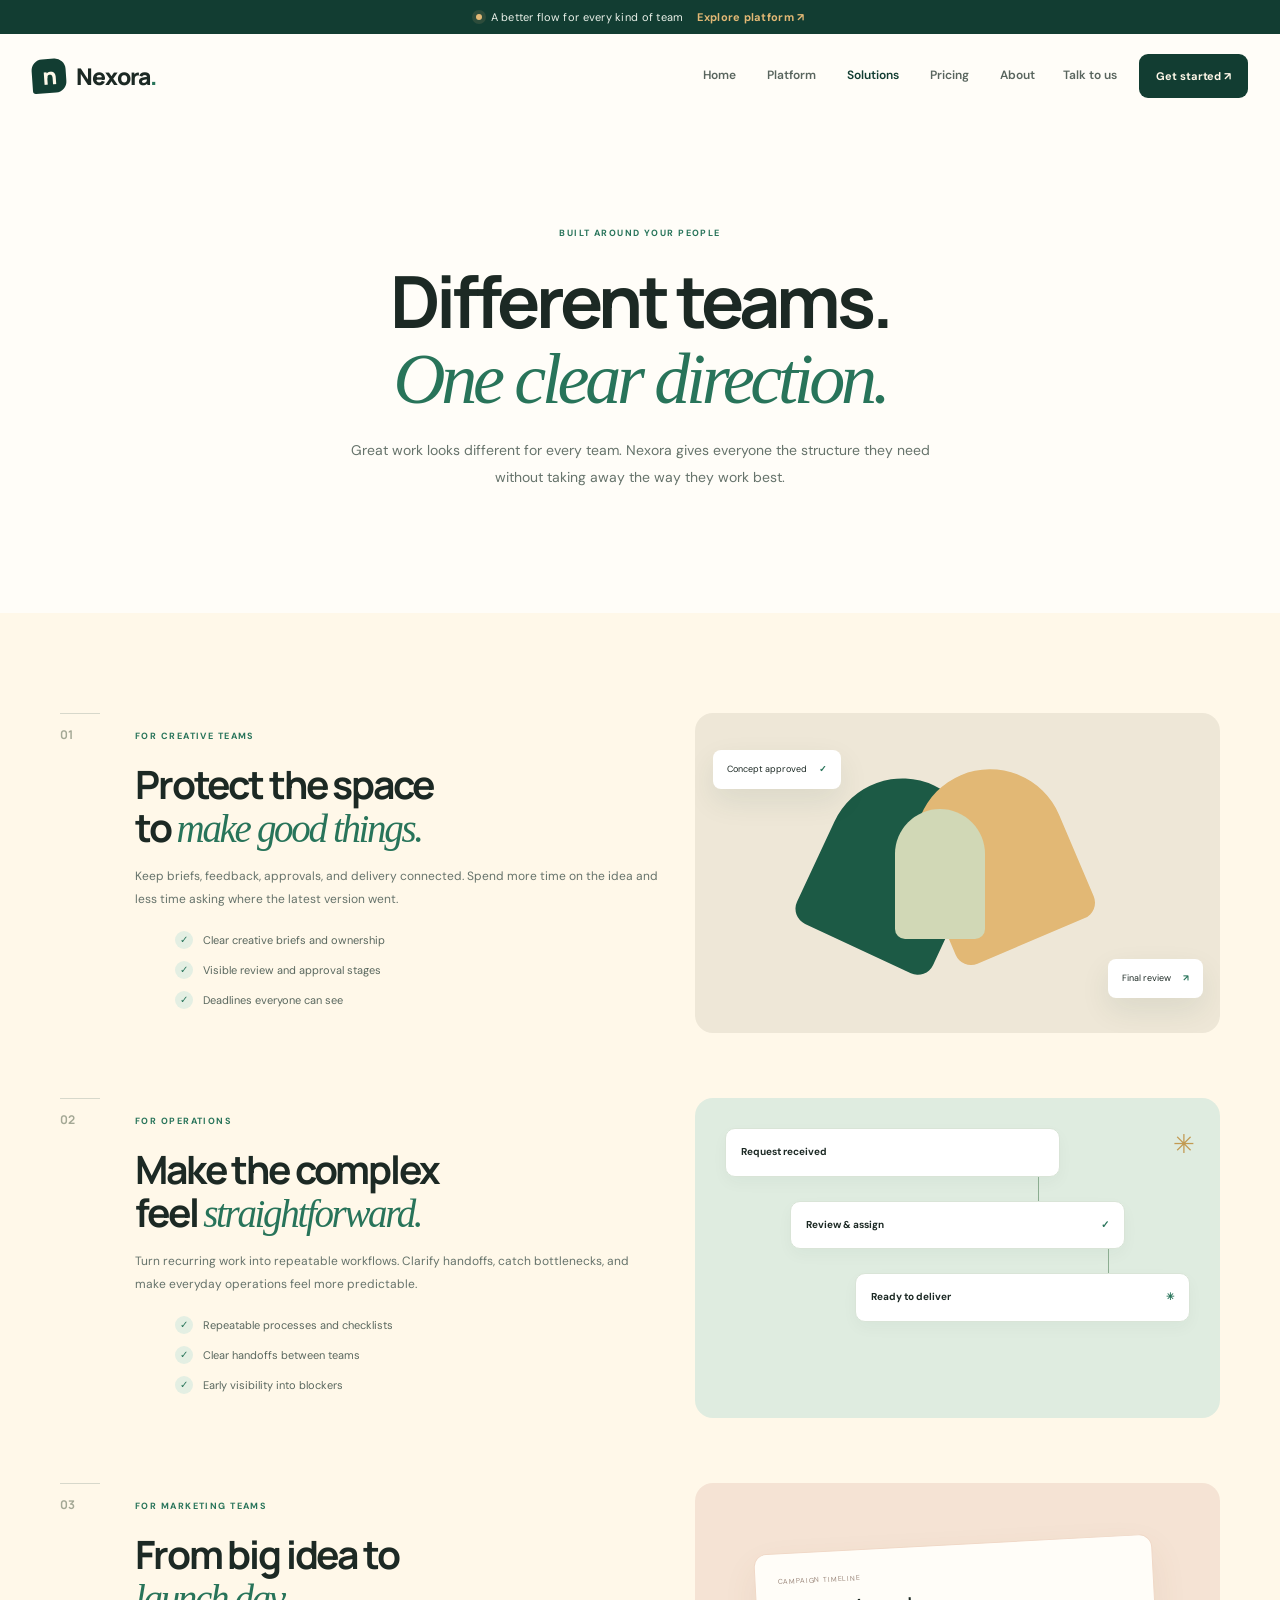
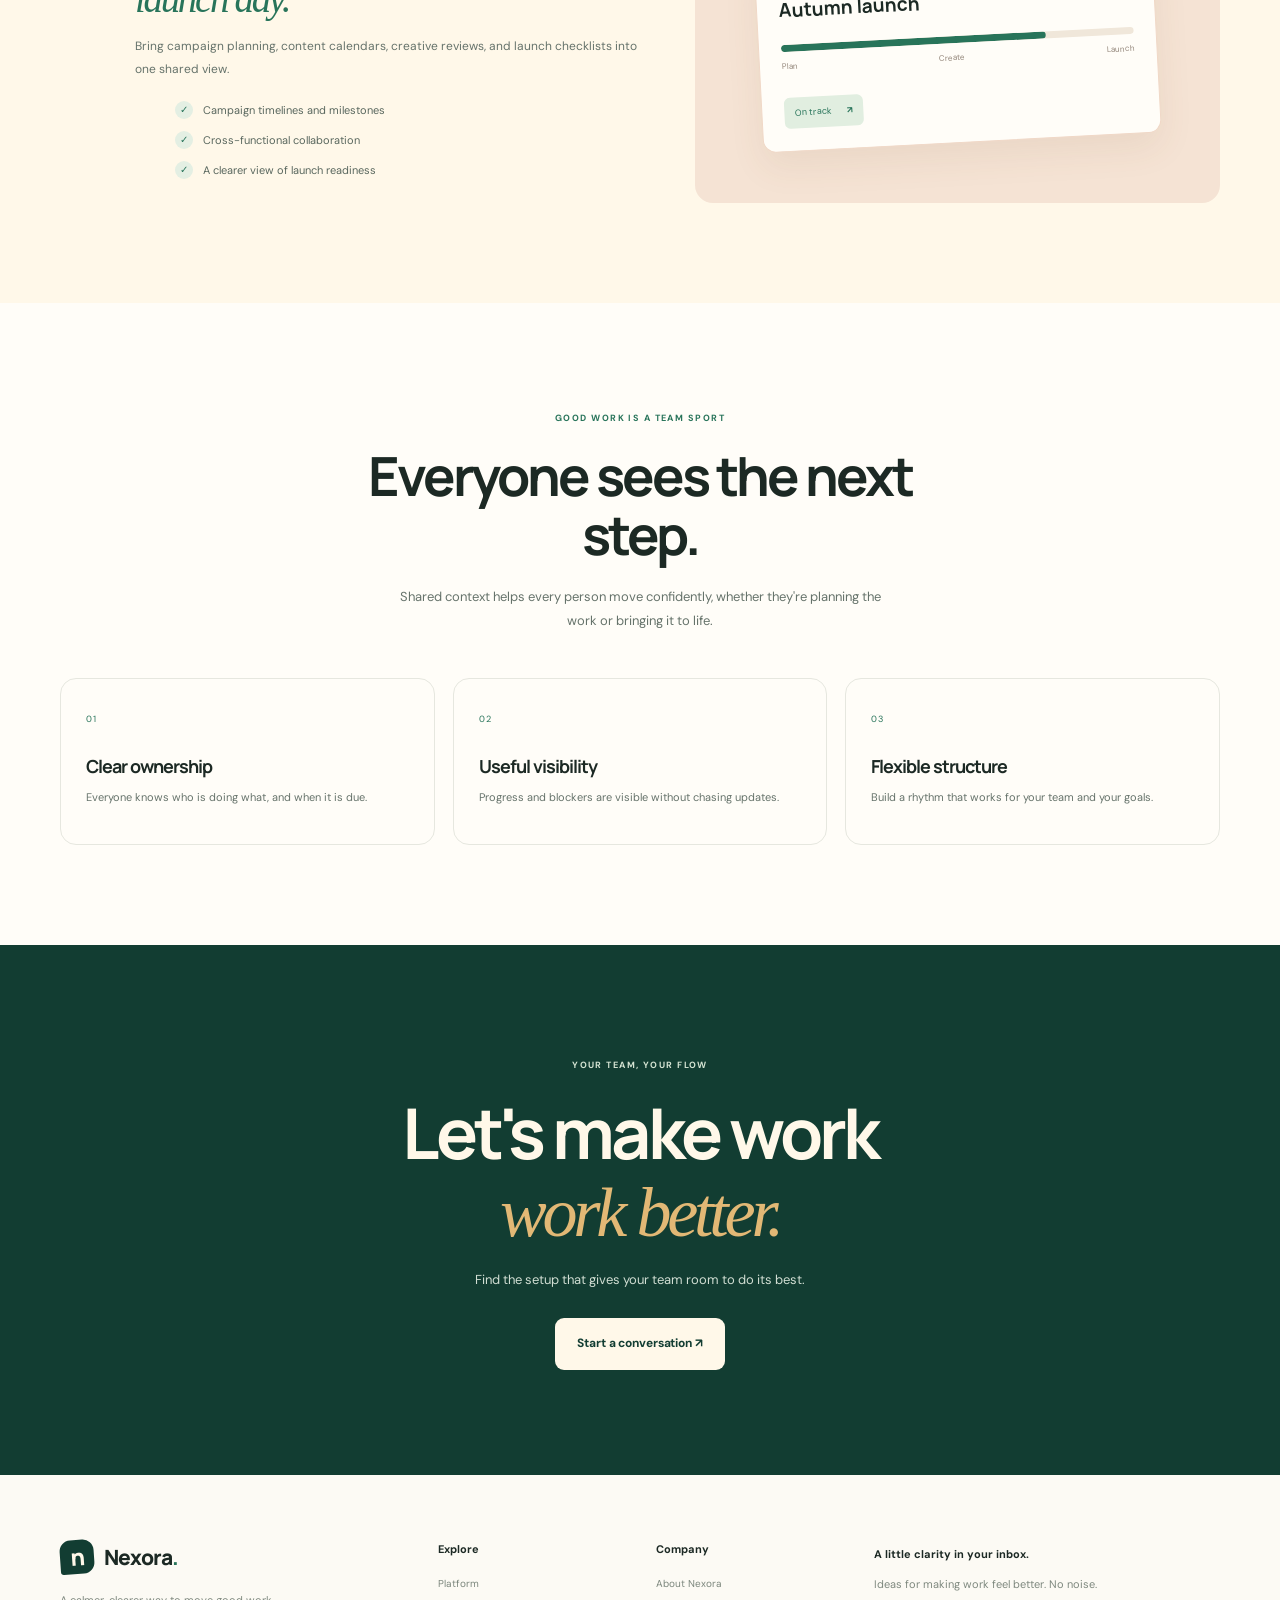
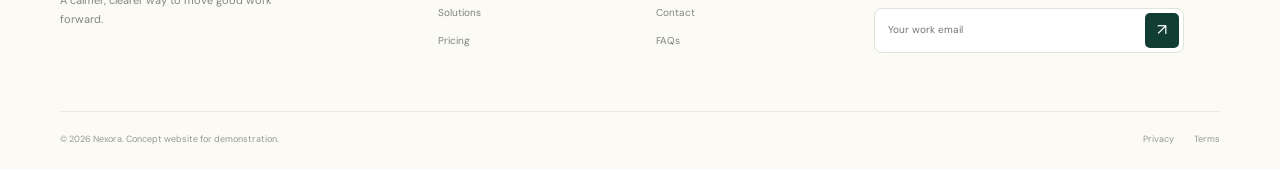
<file: solutions.html>
<!doctype html><html lang="en"><head><meta charset="utf-8"><meta name="viewport" content="width=device-width,initial-scale=1"><meta name="description" content="See how Nexora helps creative, operations, marketing, and product teams work with clarity."><title>Solutions — Nexora</title><link rel="preconnect" href="https://fonts.googleapis.com"><link href="https://fonts.googleapis.com/css2?family=DM+Sans:wght@400;500;600;700&family=Manrope:wght@400;500;600;700;800&display=swap" rel="stylesheet"><link rel="stylesheet" href="style.css"></head><body><div class="announcement"><span class="announcement-dot"></span> A better flow for every kind of team <a href="product.html">Explore platform ↗</a></div><header class="site-header"><a class="brand" href="index.html"><span class="brand-mark">n</span><span>Nexora<span class="brand-period">.</span></span></a><button class="menu-toggle" aria-label="Open navigation" aria-expanded="false"><span></span><span></span></button><nav class="main-nav"><a href="index.html">Home</a><a href="product.html">Platform</a><a class="active" href="solutions.html">Solutions</a><a href="pricing.html">Pricing</a><a href="about.html">About</a></nav><div class="header-actions"><a class="nav-login" href="contact.html">Talk to us</a><a class="btn btn-small btn-dark" href="contact.html">Get started ↗</a></div></header><main><section class="inner-hero section-wrap"><span class="eyebrow reveal">BUILT AROUND YOUR PEOPLE</span><h1 class="reveal">Different teams.<br><em>One clear direction.</em></h1><p class="inner-lede reveal">Great work looks different for every team. Nexora gives everyone the structure they need without taking away the way they work best.</p></section><section class="section section-cream"><div class="section-wrap solution-list"><article id="creative" class="solution-row reveal"><div class="solution-number">01</div><div class="solution-copy"><span class="eyebrow">FOR CREATIVE TEAMS</span><h2>Protect the space<br>to <em>make good things.</em></h2><p>Keep briefs, feedback, approvals, and delivery connected. Spend more time on the idea and less time asking where the latest version went.</p><ul class="check-list"><li><i>✓</i> Clear creative briefs and ownership</li><li><i>✓</i> Visible review and approval stages</li><li><i>✓</i> Deadlines everyone can see</li></ul></div><div class="solution-art creative-art"><div class="art-note note-a">Concept approved <b>✓</b></div><div class="art-shape shape-a"></div><div class="art-shape shape-b"></div><div class="art-shape shape-c"></div><div class="art-note note-b">Final review <b>↗</b></div></div></article><article id="operations" class="solution-row reverse reveal"><div class="solution-number">02</div><div class="solution-copy"><span class="eyebrow">FOR OPERATIONS</span><h2>Make the complex<br>feel <em>straightforward.</em></h2><p>Turn recurring work into repeatable workflows. Clarify handoffs, catch bottlenecks, and make everyday operations feel more predictable.</p><ul class="check-list"><li><i>✓</i> Repeatable processes and checklists</li><li><i>✓</i> Clear handoffs between teams</li><li><i>✓</i> Early visibility into blockers</li></ul></div><div class="solution-art operations-art"><div class="flow-node node-start">Request received</div><div class="flow-connector"></div><div class="flow-node node-middle">Review & assign <span>✓</span></div><div class="flow-connector"></div><div class="flow-node node-end">Ready to deliver <span>✳</span></div><div class="flow-spark">✳</div></div></article><article id="marketing" class="solution-row reveal"><div class="solution-number">03</div><div class="solution-copy"><span class="eyebrow">FOR MARKETING TEAMS</span><h2>From big idea to<br><em>launch day.</em></h2><p>Bring campaign planning, content calendars, creative reviews, and launch checklists into one shared view.</p><ul class="check-list"><li><i>✓</i> Campaign timelines and milestones</li><li><i>✓</i> Cross-functional collaboration</li><li><i>✓</i> A clearer view of launch readiness</li></ul></div><div class="solution-art marketing-art"><div class="campaign-card"><small>CAMPAIGN TIMELINE</small><b>Autumn launch</b><div class="campaign-line"><i></i></div><div class="campaign-dates"><span>Plan</span><span>Create</span><span>Launch</span></div><div class="campaign-pill">On track <b>↗</b></div></div></div></article></div></section><section class="section section-wrap"><div class="section-heading centered reveal"><span class="eyebrow">GOOD WORK IS A TEAM SPORT</span><h2>Everyone sees the next step.</h2><p>Shared context helps every person move confidently, whether they're planning the work or bringing it to life.</p></div><div class="principle-grid"><div class="principle-tile reveal"><span>01</span><h3>Clear ownership</h3><p>Everyone knows who is doing what, and when it is due.</p></div><div class="principle-tile reveal"><span>02</span><h3>Useful visibility</h3><p>Progress and blockers are visible without chasing updates.</p></div><div class="principle-tile reveal"><span>03</span><h3>Flexible structure</h3><p>Build a rhythm that works for your team and your goals.</p></div></div></section><section class="final-cta"><div class="section-wrap final-cta-inner reveal"><span class="eyebrow eyebrow-light">YOUR TEAM, YOUR FLOW</span><h2>Let's make work<br><em>work better.</em></h2><p>Find the setup that gives your team room to do its best.</p><a class="btn btn-cream" href="contact.html">Start a conversation ↗</a></div></section></main><footer class="site-footer"><div class="section-wrap"><div class="footer-main"><div class="footer-brand-col"><a class="brand brand-footer" href="index.html"><span class="brand-mark">n</span><span>Nexora<span class="brand-period">.</span></span></a><p>A calmer, clearer way to move good work forward.</p></div><div class="footer-col"><b>Explore</b><a href="product.html">Platform</a><a href="solutions.html">Solutions</a><a href="pricing.html">Pricing</a></div><div class="footer-col"><b>Company</b><a href="about.html">About Nexora</a><a href="contact.html">Contact</a><a href="faq.html">FAQs</a></div><div class="footer-newsletter"><b>A little clarity in your inbox.</b><p>Ideas for making work feel better. No noise.</p><form class="newsletter-form"><input type="email" placeholder="Your work email" aria-label="Your work email" required><button aria-label="Subscribe">↗</button></form><small class="form-message" aria-live="polite"></small></div></div><div class="footer-bottom"><span>© 2026 Nexora. Concept website for demonstration.</span><div><a href="privacy.html">Privacy</a><a href="terms.html">Terms</a></div></div></div></footer><script src="main.js"></script></body></html>
</file>
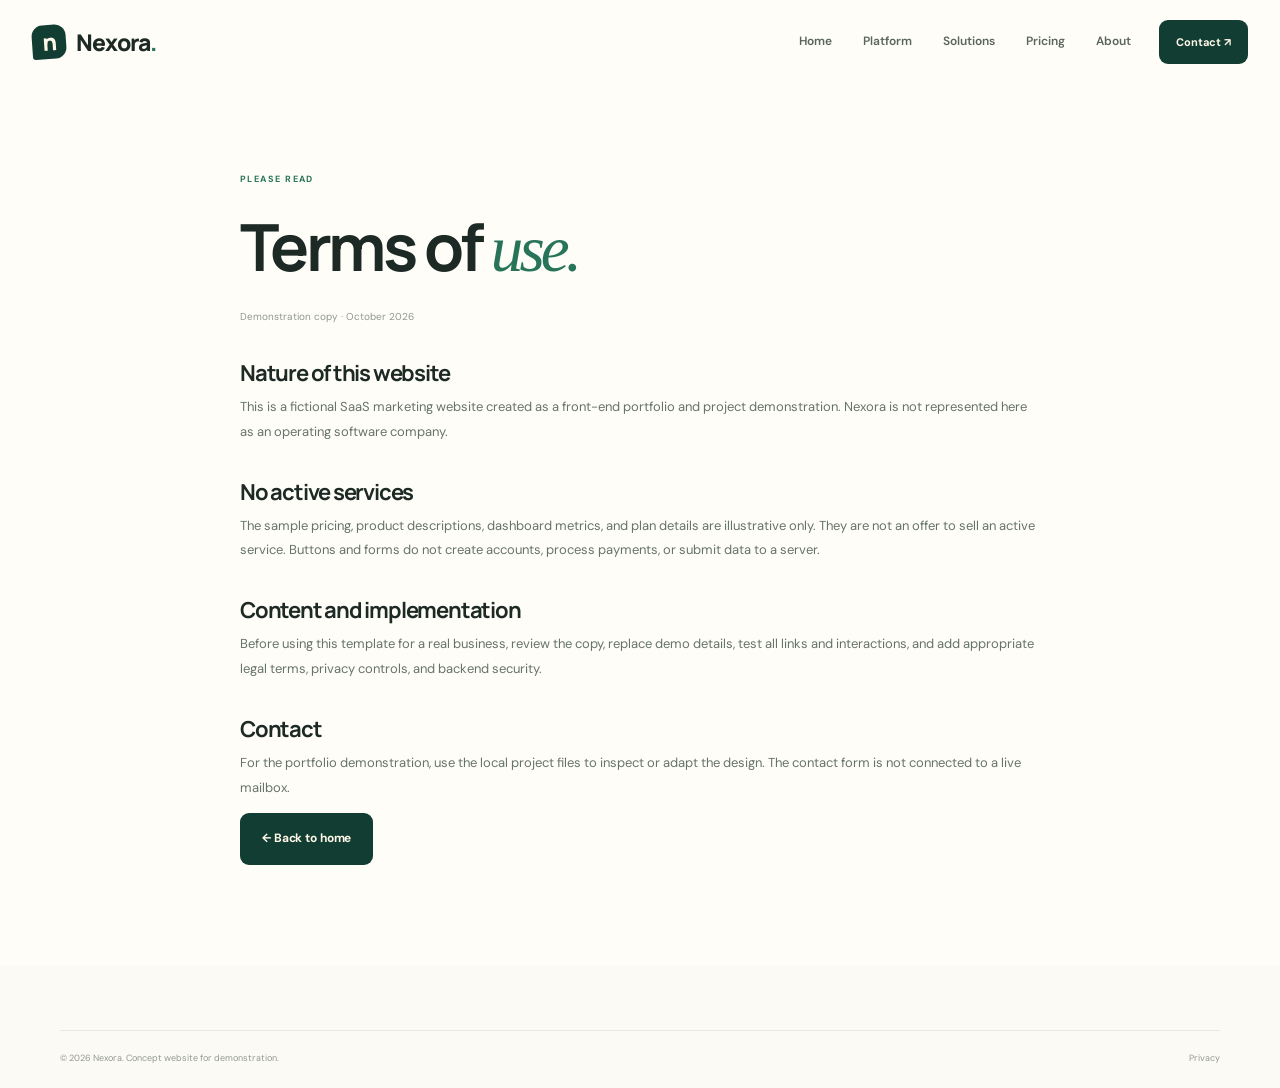
<file: terms.html>
<!doctype html><html lang="en"><head><meta charset="utf-8"><meta name="viewport" content="width=device-width,initial-scale=1"><title>Terms — Nexora</title><link rel="stylesheet" href="style.css"><link href="https://fonts.googleapis.com/css2?family=DM+Sans:wght@400;500;600;700&family=Manrope:wght@400;500;600;700;800&display=swap" rel="stylesheet"></head><body><header class="site-header"><a class="brand" href="index.html"><span class="brand-mark">n</span><span>Nexora<span class="brand-period">.</span></span></a><nav class="main-nav"><a href="index.html">Home</a><a href="product.html">Platform</a><a href="solutions.html">Solutions</a><a href="pricing.html">Pricing</a><a href="about.html">About</a></nav><div class="header-actions"><a class="btn btn-small btn-dark" href="contact.html">Contact ↗</a></div></header><main class="legal-page section-wrap"><span class="eyebrow">PLEASE READ</span><h1>Terms of <em>use.</em></h1><p class="legal-updated">Demonstration copy · October 2026</p><h2>Nature of this website</h2><p>This is a fictional SaaS marketing website created as a front-end portfolio and project demonstration. Nexora is not represented here as an operating software company.</p><h2>No active services</h2><p>The sample pricing, product descriptions, dashboard metrics, and plan details are illustrative only. They are not an offer to sell an active service. Buttons and forms do not create accounts, process payments, or submit data to a server.</p><h2>Content and implementation</h2><p>Before using this template for a real business, review the copy, replace demo details, test all links and interactions, and add appropriate legal terms, privacy controls, and backend security.</p><h2>Contact</h2><p>For the portfolio demonstration, use the local project files to inspect or adapt the design. The contact form is not connected to a live mailbox.</p><a class="btn btn-dark" href="index.html">← Back to home</a></main><footer class="site-footer"><div class="section-wrap footer-bottom"><span>© 2026 Nexora. Concept website for demonstration.</span><a href="privacy.html">Privacy</a></div></footer><script src="main.js"></script></body></html>
</file>
<file: style.css>
/* NEXORA — Emerald & Warm Cream SaaS concept */
:root{--forest:#123d32;--forest-2:#1d5746;--emerald:#28745a;--mint:#dcebe0;--cream:#fff8e9;--cream-2:#f8f2e6;--gold:#e2b875;--ink:#1c2924;--muted:#66736b;--line:#e6e7df;--white:#fff;--peach:#f5d9c8;--blue:#dce6f3;--lilac:#e9e2f4;--shadow:0 24px 70px rgba(18,61,50,.12);--radius:22px}*{box-sizing:border-box}html{scroll-behavior:smooth;scroll-padding-top:100px}body{margin:0;color:var(--ink);background:#fffdf8;font-family:"DM Sans",sans-serif;line-height:1.65;-webkit-font-smoothing:antialiased}body.menu-open{overflow:hidden}a{color:inherit;text-decoration:none}button,input,textarea,select{font:inherit}button,a{-webkit-tap-highlight-color:transparent}button:focus-visible,a:focus-visible,input:focus-visible,textarea:focus-visible,select:focus-visible{outline:3px solid #e2b875;outline-offset:4px}::selection{background:#dcebe0;color:var(--forest)}.section-wrap{width:min(1160px,calc(100% - 64px));margin-inline:auto}.announcement{min-height:34px;background:var(--forest);color:#eaf1e9;display:flex;align-items:center;justify-content:center;gap:9px;padding:7px 20px;font-size:11px;letter-spacing:.025em}.announcement a{font-weight:700;color:var(--gold);margin-left:5px}.announcement a span{font-size:14px}.announcement-dot{width:6px;height:6px;border-radius:50%;background:var(--gold);box-shadow:0 0 0 4px #e2b87520}.site-header{height:84px;display:flex;align-items:center;justify-content:space-between;width:min(1240px,calc(100% - 64px));margin:auto;gap:28px;position:relative;z-index:20}.brand{display:inline-flex;align-items:center;gap:10px;font:800 23px Manrope,sans-serif;letter-spacing:-1px;white-space:nowrap}.brand-mark{display:inline-grid;place-items:center;width:34px;height:34px;background:var(--forest);color:var(--cream);border-radius:11px 11px 11px 3px;font:800 23px Manrope,sans-serif;transform:rotate(-4deg)}.brand-mark::first-letter{transform:rotate(4deg)}.brand-period{color:var(--emerald)}.main-nav{display:flex;align-items:center;gap:31px;margin-left:auto}.main-nav a,.nav-login{font-size:12px;font-weight:600;color:#59655e;transition:color .25s}.main-nav a:hover,.main-nav a.active,.nav-login:hover{color:var(--forest)}.header-actions{display:flex;align-items:center;gap:22px}.btn{display:inline-flex;align-items:center;justify-content:center;gap:22px;border:1px solid transparent;padding:15px 21px;border-radius:9px;font-size:12px;font-weight:700;letter-spacing:-.01em;transition:transform .25s,background .25s,box-shadow .25s,color .25s;cursor:pointer}.btn:hover{transform:translateY(-3px);box-shadow:0 10px 24px #123d3220}.btn span{font-size:16px;line-height:1}.btn-small{padding:12px 16px;gap:13px;font-size:11px}.btn-dark{background:var(--forest);color:var(--cream)}.btn-dark:hover{background:var(--forest-2)}.btn-primary{background:var(--emerald);color:white}.btn-primary:hover{background:var(--forest)}.btn-cream{background:var(--cream);color:var(--forest)}.btn-cream:hover{background:white}.btn-outline-dark{border-color:#bdc8bd;color:var(--forest);background:transparent}.btn-full{width:100%}.menu-toggle{display:none}.hero{min-height:650px;display:grid;grid-template-columns:.92fr 1.08fr;align-items:center;gap:45px;padding-top:35px;padding-bottom:75px}.hero-copy{padding:20px 0 0}.eyebrow{display:inline-flex;align-items:center;gap:10px;font-size:9px;font-weight:700;letter-spacing:.16em;color:var(--emerald)}.eyebrow-line{width:25px;height:1px;background:var(--gold)}h1,h2,h3,p{margin-top:0}h1,h2,h3{font-family:Manrope,sans-serif;letter-spacing:-.055em}h1{font-size:clamp(52px,6.1vw,78px);line-height:1.04;font-weight:700;margin:23px 0 23px}h1 em,h2 em{font-family:Georgia,serif;font-weight:400;color:var(--emerald);letter-spacing:-.06em}h2{font-size:clamp(36px,4.3vw,54px);line-height:1.1;font-weight:700;margin-bottom:20px}h3{font-size:22px;line-height:1.25;margin-bottom:13px}.hero-lede{max-width:455px;font-size:15px;color:var(--muted);line-height:1.85;margin-bottom:28px}.hero-actions{display:flex;align-items:center;gap:25px;flex-wrap:wrap}.text-link{display:inline-flex;align-items:center;gap:10px;font-size:12px;font-weight:700;color:var(--forest)}.text-link span{font-size:17px}.play-icon{display:grid;place-items:center;border:1px solid #c7d3c8;width:29px;height:29px;border-radius:50%;font-size:8px!important;padding-left:2px}.hero-proof{display:flex;align-items:center;gap:14px;margin-top:43px}.avatar-stack{display:flex;padding-left:4px}.avatar-stack span{display:grid;place-items:center;margin-left:-5px;width:29px;height:29px;border-radius:50%;border:2px solid #fffdf8;background:#e9d4c2;color:#6d4839;font-size:9px;font-weight:700}.avatar-stack span:nth-child(2){background:#dce6cf;color:#335443}.avatar-stack span:nth-child(3){background:#eadff0;color:#665071}.avatar-stack span:nth-child(4){background:var(--forest);color:white}.hero-proof strong,.hero-proof small{display:block}.hero-proof strong{font-size:10px}.hero-proof small{font-size:10px;color:#899188;margin-top:2px}.hero-visual{position:relative;min-height:500px;display:flex;align-items:center;justify-content:center}.visual-orbit{position:absolute;border:1px solid #d9e4d8;border-radius:50%;width:450px;height:450px;animation:orbit 32s linear infinite}.orbit-two{width:535px;height:535px;border-style:dashed;border-color:#e7e4d7;animation-direction:reverse;animation-duration:48s}.dashboard-window{position:relative;z-index:2;width:100%;max-width:535px;background:white;border:1px solid #e4e8df;border-radius:13px;box-shadow:0 35px 90px #183f301f;overflow:hidden;transform:perspective(1200px) rotateY(-5deg) rotateX(2deg);animation:dashboard-float 7s ease-in-out infinite}.window-top{height:38px;background:#f7f8f4;border-bottom:1px solid #edf0e9;display:flex;align-items:center;justify-content:space-between;padding:0 13px;font-size:8px;color:#929a91}.window-dots{display:flex;gap:4px}.window-dots i{width:6px;height:6px;border-radius:50%;background:#d6ddd3}.window-dots i:nth-child(2){background:#e6c88e}.window-dots i:nth-child(3){background:#b4d1bb}.window-avatar{display:grid;place-items:center;width:19px;height:19px;background:var(--forest);color:white;border-radius:50%;font-size:8px}.dashboard-body{display:grid;grid-template-columns:122px 1fr;min-height:330px}.dash-sidebar{padding:15px 9px;background:#fbfcf8;border-right:1px solid #edf0e9;position:relative}.dash-mini-brand{display:flex;align-items:center;gap:6px;font-size:10px;font-weight:800;margin-bottom:23px}.dash-mini-brand .brand-mark{width:21px;height:21px;border-radius:6px;font-size:13px}.dash-side-item{font-size:8px;color:#7b867c;padding:9px 7px;border-radius:5px;margin-bottom:3px}.dash-side-item.selected{background:#e7f0e7;color:var(--forest);font-weight:700}.dash-side-label{font-size:7px;letter-spacing:.12em;color:#a2aaa0;margin:20px 7px 7px}.dash-user{position:absolute;bottom:12px;left:9px;right:9px;border-top:1px solid #e8ece5;padding-top:10px;display:flex;align-items:center;gap:6px}.user-avatar{display:grid;place-items:center;width:24px;height:24px;border-radius:50%;background:#e2b875;color:#47371c;font-size:7px;font-weight:700}.dash-user b,.dash-user small{display:block;font-size:7px;line-height:1.4}.dash-user small{color:#8d968d}.dash-main{padding:19px 17px}.dash-heading{display:flex;justify-content:space-between;align-items:center;gap:8px}.dash-heading small{font-size:6px;letter-spacing:.1em;color:#9ba49a}.dash-heading h3{font-size:14px;margin:4px 0}.dash-heading h3 span{color:#c99a47}.dash-heading p{font-size:8px;color:#8a9489;margin:0}.dash-add{background:var(--forest);color:white;border:0;border-radius:5px;padding:8px 10px;font-size:7px}.metric-grid{display:grid;grid-template-columns:1fr 1fr;gap:10px;margin-top:18px}.metric-card{position:relative;border:1px solid #e9ece5;border-radius:8px;padding:11px;min-height:107px;overflow:hidden}.metric-card>span{display:block;font-size:7px;color:#79857a}.metric-card>span b{float:right;color:#9aa59a}.metric-card>strong{font:700 24px Manrope,sans-serif;display:block;margin-top:7px;letter-spacing:-1px}.metric-card>small{font-size:7px;color:#939c92}.metric-card>small i{font-style:normal;color:var(--emerald);font-weight:700}.sparkline{position:absolute;bottom:10px;right:10px;height:35px;display:flex;align-items:end;gap:3px}.sparkline span{display:block;width:5px;background:#bdd7bf;border-radius:2px 2px 0 0}.sparkline span:last-child{background:var(--emerald)}.progress-ring{position:absolute;right:12px;bottom:10px;width:39px;height:39px;border-radius:50%;display:grid;place-items:center;background:conic-gradient(var(--emerald) 0 86%,#e6eee4 86%)}.progress-ring:before{content:"";position:absolute;width:29px;height:29px;background:white;border-radius:50%}.progress-ring span{z-index:1;font-size:8px;font-weight:700}.dash-project-head{display:flex;justify-content:space-between;align-items:center;margin:19px 0 8px;font-size:9px}.dash-project-head a{color:var(--emerald);font-size:7px;font-weight:700}.project-row{display:flex;align-items:center;gap:8px;padding:8px 0;border-top:1px solid #f0f2ec}.project-icon{width:26px;height:26px;display:grid;place-items:center;border-radius:7px;font-size:12px}.lavender{background:#eee8f7;color:#7a659c}.peach{background:#fbe7d9;color:#bd774e}.mint{background:#e0efe2;color:#377452}.project-info{min-width:90px;flex:1}.project-info b,.project-info small{display:block;font-size:8px;line-height:1.5}.project-info small{color:#99a197;font-size:7px}.project-progress{height:4px;width:55px;background:#e9eee7;border-radius:8px;overflow:hidden}.project-progress i{display:block;height:100%;background:var(--emerald);border-radius:8px}.project-percent{font-size:7px;width:22px;text-align:right}.floating-note{position:absolute;z-index:4;display:flex;align-items:center;gap:9px;background:white;border:1px solid #e9ece4;border-radius:10px;padding:11px 13px;box-shadow:0 14px 40px #183f3015;animation:note-float 5s ease-in-out infinite}.floating-note b,.floating-note small{display:block;white-space:nowrap}.floating-note b{font-size:9px}.floating-note small{font-size:8px;color:#8a9489;margin-top:2px}.note-top{top:52px;right:-14px}.note-bottom{bottom:42px;left:-20px;animation-delay:-2s}.note-check,.note-spark{display:grid;place-items:center;width:28px;height:28px;border-radius:8px;background:#e5f1e5;color:var(--emerald);font-size:13px}.note-spark{background:#fff0d7;color:#b27d28}.note-arrow{color:var(--emerald);font-size:17px;margin-left:8px}.hero-stamp{position:absolute;bottom:3px;right:17px;display:flex;align-items:center;gap:8px;color:#829085;font-size:7px;letter-spacing:.13em;transform:rotate(-8deg)}.hero-stamp b{color:var(--gold);font-size:17px}.trust-strip{padding:27px 0 56px;text-align:center}.trust-strip>p{font-size:8px;letter-spacing:.16em;color:#a0a79d;font-weight:700;margin-bottom:25px}.trust-logos{display:flex;justify-content:space-around;align-items:center;gap:25px;color:#879188}.trust-logos span{font-size:15px;display:flex;align-items:center;gap:7px}.trust-logos b{font:700 13px Manrope,sans-serif;letter-spacing:-.04em}.section{padding-top:100px;padding-bottom:100px}.section-cream{background:var(--cream)}.section-heading{max-width:620px;margin-bottom:44px}.section-heading.centered{text-align:center;margin-left:auto;margin-right:auto}.section-heading h2{margin-top:16px}.section-heading p{max-width:500px;color:var(--muted);font-size:13px;line-height:1.9;margin:0 auto}.feature-grid{display:grid;grid-template-columns:1.2fr 1fr 1fr;gap:17px}.feature-card{background:#fffdf8;border:1px solid #e9e8dd;border-radius:var(--radius);padding:25px;min-height:330px;overflow:hidden;transition:transform .35s,box-shadow .35s}.feature-card:hover,.usecase-card:hover,.price-card:hover{transform:translateY(-7px);box-shadow:var(--shadow)}.feature-card-large{background:#f4f6ee}.feature-top{display:flex;align-items:center;justify-content:space-between;margin-bottom:28px}.feature-icon{width:42px;height:42px;display:grid;place-items:center;border-radius:13px;font-size:19px}.icon-green{background:#dcebe0;color:var(--forest)}.icon-gold{background:#f9e9c9;color:#926a25}.icon-peach{background:#f8e1d4;color:#a9613e}.icon-blue{background:#dce6f3;color:#446b94}.icon-lilac{background:#e9e2f4;color:#78659c}.card-number{font-size:8px;letter-spacing:.13em;color:#a1a79b;font-weight:700}.feature-card h3{font-size:20px}.feature-card p{font-size:12px;color:var(--muted);line-height:1.8}.mini-board{margin-top:24px;background:white;border:1px solid #e6e9e1;border-radius:10px;padding:12px}.mini-board-head{display:flex;justify-content:space-between;font-size:9px;padding-bottom:9px;border-bottom:1px solid #edf0e9}.mini-board-head span{color:#a3aaa0}.mini-task{display:flex;align-items:center;gap:7px;padding:9px 0;border-bottom:1px solid #f1f2ed;font-size:8px}.mini-task:last-child{border:0}.mini-task span{flex:1}.mini-task b{font-size:7px;color:#7e8b7f;font-weight:500}.task-dot{width:7px;height:7px;border-radius:50%}.green-dot{background:#4e9a6d}.gold-dot{background:#e0b65c}.gray-dot{background:#b9c0b8}.people-illustration{height:100px;position:relative;margin-top:25px;background:radial-gradient(circle at center,#f6e8c7 0,#fffdf8 60%)}.person{position:absolute;display:grid;place-items:center;width:43px;height:43px;border:4px solid #fffdf8;border-radius:50%;font-size:12px;font-weight:700;box-shadow:0 5px 14px #123d3210}.p1{left:10%;top:5px;background:#dcebe0;color:#28563e}.p2{left:34%;top:34px;background:#f2d4c5;color:#8e5a43}.p3{left:57%;top:0;background:#e7e0f2;color:#6e5c91}.p4{right:7%;top:38px;background:#e2b875;color:#5c421c}.people-caption{position:absolute;bottom:0;left:20%;font-size:8px;color:#657269;background:white;border:1px solid #ecebe2;border-radius:20px;padding:6px 10px;box-shadow:0 5px 12px #123d3210}.people-caption span{color:var(--emerald);margin-left:6px}.chart-illustration{margin-top:25px;padding:13px;background:#fff;border:1px solid #eeece4;border-radius:10px}.chart-label{display:flex;justify-content:space-between;font-size:8px;color:#7a867b}.chart-label b{color:var(--emerald)}.chart-bars{height:65px;display:flex;align-items:end;gap:7px;border-bottom:1px solid #e9eee6;margin-top:10px}.chart-bars i{flex:1;background:#d4e6d5;border-radius:4px 4px 0 0;animation:bar-grow 1.1s ease-out both;transform-origin:bottom}.chart-bars i:nth-child(2n){background:#b8d5bc}.chart-bars i:last-child{background:var(--emerald)}.chart-axis{display:flex;justify-content:space-between;font-size:7px;color:#9aa398;margin-top:6px}.split-section{display:grid;grid-template-columns:.85fr 1.15fr;gap:85px;align-items:center;padding-top:120px;padding-bottom:120px}.split-copy h2{margin-top:17px}.split-copy>p{color:var(--muted);font-size:13px;line-height:1.95;margin:22px 0 26px}.check-list{display:flex;flex-direction:column;gap:12px;margin-top:26px}.check-list span,.check-list li{display:flex;align-items:center;gap:10px;font-size:11px;color:#59675e}.check-list i{font-style:normal;display:grid;place-items:center;width:18px;height:18px;border-radius:50%;background:#e4efe3;color:var(--emerald);font-size:10px}.workflow-visual{position:relative;padding:18px 0}.workflow-card{position:relative;z-index:1;background:#fff;border:1px solid #e8ebe3;border-radius:15px;padding:22px 24px;box-shadow:0 25px 65px #173e3012}.workflow-title{display:flex;align-items:center;gap:10px;padding-bottom:20px;border-bottom:1px solid #edf0e9}.workflow-symbol{display:grid;place-items:center;width:36px;height:36px;background:#e3efe3;color:var(--forest);border-radius:10px;font-size:17px}.workflow-title b,.workflow-title small{display:block}.workflow-title b{font-size:12px}.workflow-title small{font-size:9px;color:#909a90}.more{margin-left:auto;color:#9ba59b}.workflow-progress-label{display:flex;justify-content:space-between;font-size:10px;color:#758076;margin-top:19px}.workflow-progress-label b{color:var(--forest)}.wide-progress{height:6px;background:#edf1e9;border-radius:10px;margin-top:8px;overflow:hidden}.wide-progress i{display:block;width:68%;height:100%;background:linear-gradient(90deg,var(--emerald),#8bbd8c);border-radius:10px;animation:progress-in 1.5s ease-out}.workflow-task{display:flex;align-items:center;gap:11px;padding:15px 0;border-bottom:1px solid #f0f1ec}.task-check{display:grid;place-items:center;width:22px;height:22px;border-radius:7px;background:#e2efe2;color:var(--emerald);font-size:10px}.task-check.pending{background:#fff0d8;color:#a7792a}.task-check.upcoming{background:#f0f1ec;color:#849084}.workflow-task>div{flex:1}.workflow-task b,.workflow-task small{display:block}.workflow-task b{font-size:10px}.workflow-task small{font-size:8px;color:#929b91;margin-top:3px}.task-status{font-size:8px;padding:5px 7px;border-radius:5px}.task-status.done{background:#e7f1e6;color:#37734c}.task-status.doing{background:#fff1d7;color:#9b7229}.task-status.next{background:#f0f1ed;color:#7b867b}.workflow-foot{display:flex;align-items:center;gap:8px;padding-top:16px;color:#849084;font-size:9px}.small-stack span{width:23px;height:23px;font-size:7px}.workflow-foot-right{margin-left:auto}.workflow-orbit{position:absolute;right:-24px;top:-10px;width:76px;height:76px;display:grid;place-items:center;background:var(--gold);color:var(--forest);font-size:31px;border-radius:50%;box-shadow:0 15px 35px #c79f5d33;animation:slow-spin 20s linear infinite}.stats-band{background:var(--forest);color:var(--cream);padding:75px 0}.stats-grid{display:grid;grid-template-columns:1.3fr 1fr 1fr 1fr;gap:30px;align-items:center}.eyebrow-light{color:#d5e4d3}.stats-intro h2{font-size:36px;margin:15px 0 0}.stats-intro h2 em{color:var(--gold)}.stat{padding-left:25px;border-left:1px solid #ffffff24}.stat strong{font:700 43px Manrope,sans-serif;display:block;letter-spacing:-.07em;color:var(--gold)}.stat span,.stat small{display:block}.stat span{font-size:11px;font-weight:700;margin-top:4px}.stat small{font-size:9px;color:#c1d0c4;margin-top:7px}.usecases-section{padding-top:120px;padding-bottom:120px}.usecase-grid{display:grid;grid-template-columns:repeat(3,1fr);gap:17px}.usecase-card{position:relative;display:block;border:1px solid var(--line);border-radius:18px;padding:26px;min-height:250px;transition:transform .3s,box-shadow .3s;background:#fffdf8}.usecase-icon{display:grid;place-items:center;width:43px;height:43px;border-radius:13px;background:#e4efe2;color:var(--forest);font-size:19px}.usecase-arrow{position:absolute;right:25px;top:28px;color:#9ba79b}.usecase-card h3{margin-top:27px;font-size:19px}.usecase-card p{font-size:11px;color:var(--muted);line-height:1.85}.usecase-link{font-size:9px;font-weight:700;color:var(--emerald);display:flex;justify-content:space-between;margin-top:22px}.quote-section{padding:85px 0}.quote-inner{max-width:800px;text-align:center}.quote-mark{font:100px Georgia,serif;color:var(--gold);line-height:.8}.quote-inner blockquote{font:600 clamp(23px,3vw,34px)/1.5 Manrope,sans-serif;letter-spacing:-.04em;margin:20px 0 27px}.quote-attribution{display:flex;align-items:center;justify-content:center;gap:10px;text-align:left}.quote-avatar{display:grid;place-items:center;width:36px;height:36px;border-radius:50%;background:var(--forest);color:var(--cream);font-weight:700}.quote-attribution b,.quote-attribution small{display:block}.quote-attribution b{font-size:10px}.quote-attribution small{font-size:9px;color:#828b81}.faq-preview{padding-top:105px;padding-bottom:105px}.faq-list{max-width:760px;margin:0 auto}.faq-list details{border-bottom:1px solid #e0e4db;padding:0 3px}.faq-list summary{list-style:none;display:flex;justify-content:space-between;align-items:center;gap:20px;padding:21px 0;cursor:pointer;font:700 13px Manrope,sans-serif}.faq-list summary::-webkit-details-marker{display:none}.faq-list summary span{font-size:18px;color:var(--emerald);transition:transform .2s}.faq-list details[open] summary span{transform:rotate(45deg)}.faq-list details p{font-size:12px;line-height:1.9;color:var(--muted);max-width:650px;margin:0;padding:0 30px 22px 0}.center-cta{text-align:center;margin-top:25px}.final-cta{position:relative;overflow:hidden;background:var(--forest);color:var(--cream);padding:105px 0;text-align:center}.final-cta-inner{position:relative;z-index:2}.final-cta h2{font-size:clamp(45px,6vw,70px);margin:18px 0}.final-cta h2 em{color:var(--gold)}.final-cta p{font-size:13px;color:#d1ded3;margin-bottom:28px}.cta-decoration{position:absolute;border:1px solid #ffffff16;border-radius:50%;width:420px;height:420px;top:-180px;left:-110px}.cta-decoration-two{width:520px;height:520px;top:auto;left:auto;right:-130px;bottom:-300px;border-color:#e2b87535}.site-footer{background:#fcfaf4;padding:65px 0 22px}.footer-main{display:grid;grid-template-columns:1.25fr .65fr .65fr 1.3fr;gap:45px;padding-bottom:50px}.brand-footer{font-size:21px}.footer-brand-col p,.footer-newsletter p{font-size:11px;color:#7f897f;max-width:225px;line-height:1.8;margin:16px 0}.social-links{display:flex;gap:7px}.social-links a{display:grid;place-items:center;width:29px;height:29px;border:1px solid #dce1d7;border-radius:50%;font-size:9px;font-weight:700;color:var(--forest);transition:background .2s,color .2s}.social-links a:hover{background:var(--forest);color:white}.footer-col{display:flex;flex-direction:column;gap:12px}.footer-col b,.footer-newsletter>b{font-size:11px;margin-bottom:6px}.footer-col a{font-size:10px;color:#7b867c;transition:color .2s}.footer-col a:hover{color:var(--emerald)}.footer-newsletter p{margin:8px 0 14px}.newsletter-form{display:flex;border:1px solid #dfe4da;border-radius:8px;background:white;padding:4px;max-width:310px}.newsletter-form input{min-width:0;flex:1;border:0;background:transparent;padding:9px;font-size:10px;outline:none}.newsletter-form button{width:34px;border:0;border-radius:5px;background:var(--forest);color:white;cursor:pointer}.form-message{display:block;font-size:9px;color:var(--emerald);margin-top:8px;line-height:1.6}.footer-bottom{display:flex;justify-content:space-between;align-items:center;gap:20px;padding-top:20px;border-top:1px solid #e8e9e1;font-size:9px;color:#929a90}.footer-bottom>div{display:flex;align-items:center;gap:20px}.footer-bottom a:hover{color:var(--emerald)}.footer-bottom b{color:var(--gold)}.inner-hero{padding-top:100px;padding-bottom:95px;text-align:center}.inner-hero h1{font-size:clamp(49px,6vw,72px);margin:20px 0}.inner-lede{max-width:610px;margin:0 auto 28px;font-size:14px;line-height:1.9;color:var(--muted)}.inner-hero .hero-actions{justify-content:center}.platform-preview{background:#f0f4eb;padding:75px 0}.platform-preview-inner{display:grid;grid-template-columns:.8fr 1.2fr;gap:80px;align-items:center}.platform-preview-copy h2{margin-top:16px}.platform-preview-copy p{font-size:13px;line-height:1.9;color:var(--muted)}.platform-screen{background:white;border:1px solid #e2e8dd;border-radius:15px;padding:22px;box-shadow:0 25px 60px #123d3210;transform:rotate(1deg)}.platform-screen-top{display:flex;justify-content:space-between;font-size:11px}.platform-screen-top span{color:#9aa49a}.platform-screen-sub{font-size:9px;color:#7f8a7e;margin:8px 0 18px}.platform-screen-sub span{color:var(--gold);margin-left:6px}.platform-kpis{display:grid;grid-template-columns:repeat(3,1fr);gap:9px}.platform-kpis div{background:#f7f8f3;border-radius:8px;padding:12px}.platform-kpis small,.platform-kpis b{display:block}.platform-kpis small{font-size:8px;color:#7c887d}.platform-kpis b{font:700 23px Manrope,sans-serif;margin-top:5px;color:var(--forest)}.platform-table-head,.platform-table-row{display:grid;grid-template-columns:1.4fr .7fr .8fr;align-items:center;gap:10px}.platform-table-head{font-size:8px;color:#9aa49a;padding:20px 0 9px}.platform-table-row{padding:13px 0;border-top:1px solid #eff1eb;font-size:9px}.platform-table-row>span:nth-child(2){color:#7e8a7f;font-size:8px}.table-bullet{display:inline-block;width:7px;height:7px;border-radius:3px;margin-right:6px}.bullet-a{background:#83ad83}.bullet-b{background:#e2b875}.bullet-c{background:#b5a2d6}.table-progress{display:block;height:5px;border-radius:5px;background:#e9eee6;overflow:hidden}.table-progress i{display:block;height:100%;background:var(--emerald);border-radius:5px}.platform-activity{display:flex;align-items:center;gap:9px;padding:12px;background:#f6f8f2;border-radius:8px;margin-top:13px}.activity-check{display:grid;place-items:center;width:25px;height:25px;background:#dcebe0;color:var(--emerald);border-radius:7px}.platform-activity b,.platform-activity small{display:block}.platform-activity b{font-size:9px}.platform-activity small{font-size:8px;color:#909a90}.activity-live{margin-left:auto;font-size:7px;color:var(--emerald);letter-spacing:.1em;font-weight:700}.platform-feature-grid{display:grid;grid-template-columns:repeat(3,1fr);gap:14px}.platform-feature{padding:26px;border:1px solid #e7e8de;border-radius:16px;background:#fffdf8;transition:transform .3s,box-shadow .3s}.platform-feature:hover{transform:translateY(-5px);box-shadow:var(--shadow)}.platform-feature h3{margin-top:20px;font-size:18px}.platform-feature p{font-size:11px;color:var(--muted);line-height:1.85;min-height:60px}.feature-tag{display:block;font-size:7px;letter-spacing:.1em;font-weight:700;color:var(--emerald);margin-top:18px}.principles-card{background:var(--cream);border:1px solid #eee9db;border-radius:18px;padding:12px 25px}.principle-row{display:flex;align-items:flex-start;gap:16px;padding:22px 0;border-bottom:1px solid #e8e5d9}.principle-row:last-child{border:0}.principle-row>span:first-child{font-size:9px;color:#a6a899;padding-top:4px}.principle-row>div{flex:1}.principle-row b{font:700 14px Manrope,sans-serif}.principle-row p{font-size:10px;line-height:1.8;color:var(--muted);margin:7px 0 0}.principle-symbol{font-size:20px;color:var(--emerald)}.solution-list{display:flex;flex-direction:column;gap:65px}.solution-row{display:grid;grid-template-columns:40px 1fr 1fr;gap:35px;align-items:center;scroll-margin-top:100px}.solution-row.reverse .solution-number{order:1}.solution-row.reverse .solution-copy{order:2}.solution-row.reverse .solution-art{order:3}.solution-number{font:700 12px Manrope,sans-serif;color:#a4a895;border-top:1px solid #d7d8cb;padding-top:12px;align-self:start}.solution-copy h2{font-size:39px;margin:15px 0}.solution-copy p{font-size:12px;line-height:1.9;color:var(--muted)}.solution-copy .check-list{margin-top:20px}.solution-art{height:320px;border-radius:18px;background:#e6eee1;position:relative;overflow:hidden;display:grid;place-items:center}.creative-art{background:#eee7d7}.art-shape{position:absolute;width:150px;height:180px;border-radius:90px 90px 20px 20px;transform:rotate(25deg)}.shape-a{background:#1c5a45;left:24%;top:20%}.shape-b{background:#e2b875;left:43%;top:17%;transform:rotate(-23deg)}.shape-c{background:#d1d8b6;left:38%;top:30%;width:90px;height:130px;transform:rotate(0)}.art-note{position:absolute;z-index:2;background:white;border-radius:8px;padding:12px 14px;font-size:9px;box-shadow:0 12px 30px #123d3217}.art-note b{color:var(--emerald);margin-left:10px}.note-a{top:37px;left:18px}.note-b{bottom:35px;right:17px}.operations-art{background:#dfece0;padding:30px;display:flex;flex-direction:column;gap:0}.flow-node{width:72%;background:white;border:1px solid #d9e4d7;border-radius:10px;padding:15px;font-size:10px;font-weight:700;box-shadow:0 6px 16px #123d3209;display:flex;justify-content:space-between}.node-start{align-self:flex-start}.node-middle{align-self:center}.node-end{align-self:flex-end}.flow-node span{color:var(--emerald)}.flow-connector{height:24px;width:1px;background:#8cad91;margin-left:35%}.node-middle+.flow-connector{margin-left:65%}.flow-spark{position:absolute;top:25px;right:25px;color:#c29a52;font-size:26px;animation:slow-spin 15s linear infinite}.marketing-art{background:#f5e3d4}.campaign-card{width:76%;background:#fffdf8;border:1px solid #f0d8c7;border-radius:13px;padding:22px;box-shadow:0 15px 35px #7b543015;transform:rotate(-3deg)}.campaign-card small,.campaign-card b{display:block}.campaign-card small{font-size:7px;letter-spacing:.12em;color:#9d8a7e}.campaign-card>b{font:700 19px Manrope,sans-serif;margin:9px 0 22px}.campaign-line{height:7px;background:#f0e7da;border-radius:10px;overflow:hidden}.campaign-line i{display:block;width:75%;height:100%;background:var(--emerald);border-radius:10px}.campaign-dates{display:flex;justify-content:space-between;font-size:8px;color:#928579;margin-top:8px}.campaign-pill{display:inline-block;margin-top:25px;background:#e1eee0;border-radius:6px;padding:8px 10px;color:var(--emerald);font-size:9px}.campaign-pill b{display:inline;margin-left:14px}.principle-grid{display:grid;grid-template-columns:repeat(3,1fr);gap:18px}.principle-tile{padding:25px;border:1px solid var(--line);border-radius:16px}.principle-tile>span{font-size:9px;letter-spacing:.1em;color:var(--emerald)}.principle-tile h3{font-size:18px;margin:25px 0 10px}.principle-tile p{font-size:11px;color:var(--muted);line-height:1.8}.pricing-hero{padding-bottom:60px}.billing-toggle{display:inline-flex;align-items:center;gap:0;border:1px solid #e3e6dc;background:#fff;border-radius:9px;padding:4px;margin-top:5px}.billing-toggle span{font-size:10px;padding:9px 14px;border-radius:6px;cursor:pointer;color:#7d887d}.billing-toggle .billing-active{background:var(--forest);color:white}.billing-toggle small{font-size:9px;color:var(--emerald);padding:0 10px}.pricing-grid{display:grid;grid-template-columns:repeat(3,1fr);gap:18px;align-items:stretch}.price-card{position:relative;background:#fffdf8;border:1px solid #e6e6dc;border-radius:17px;padding:28px 25px;transition:transform .3s,box-shadow .3s}.price-featured{border:1.5px solid var(--emerald);box-shadow:0 15px 40px #123d3210}.popular-pill{position:absolute;top:-13px;left:50%;transform:translateX(-50%);white-space:nowrap;background:var(--emerald);color:white;border-radius:20px;padding:6px 13px;font-size:8px;font-weight:700;letter-spacing:.04em}.price-label{font-size:8px;letter-spacing:.13em;font-weight:700;color:var(--emerald)}.price-card h3{font-size:25px;margin:12px 0 8px}.price-card>p{font-size:10px;color:var(--muted);line-height:1.8;min-height:52px}.price{display:flex;align-items:baseline;gap:5px;margin:22px 0}.price strong{font:700 31px Manrope,sans-serif;letter-spacing:-.06em}.price span{font-size:9px;color:#879186}.price-divider{height:1px;background:#e9e9df;margin:23px 0}.included-label{font-size:8px;letter-spacing:.12em;color:#8b9588}.price-features{list-style:none;margin:15px 0 0;padding:0;display:flex;flex-direction:column;gap:12px}.price-features li{font-size:10px;color:#56645a}.price-features li::first-letter{color:var(--emerald)}.pricing-disclaimer{text-align:center;color:#8c9589;font-size:9px;padding-top:22px}.faq-page-layout{display:grid;grid-template-columns:.65fr 1.35fr;gap:75px;align-items:start}.faq-aside{background:#e6eee1;border-radius:15px;padding:27px;position:sticky;top:25px}.faq-aside h3{margin:14px 0 10px}.faq-aside p{font-size:11px;color:var(--muted);line-height:1.8}.faq-page-list details:first-child{border-top:1px solid #e0e4db}.contact-layout{display:grid;grid-template-columns:.9fr 1.1fr;gap:95px;padding-top:85px;padding-bottom:110px;align-items:start}.contact-copy{padding-top:20px}.contact-copy h1{font-size:clamp(49px,5.6vw,68px)}.contact-copy>p{font-size:13px;color:var(--muted);line-height:1.9;max-width:410px}.contact-detail{display:flex;gap:13px;margin-top:30px;max-width:380px}.contact-detail-icon{display:grid;place-items:center;width:37px;height:37px;flex-shrink:0;background:#e4efe2;color:var(--emerald);border-radius:10px}.contact-detail b,.contact-detail small{display:block}.contact-detail b{font-size:11px}.contact-detail small{font-size:10px;color:#8a9489;line-height:1.7;margin-top:4px}.contact-form{background:#fff;border:1px solid #e5e8df;border-radius:17px;padding:30px;box-shadow:0 20px 55px #123d320b}.form-heading{margin-bottom:25px}.form-heading>span{font-size:8px;letter-spacing:.14em;color:var(--emerald);font-weight:700}.form-heading h2{font-size:25px;margin:12px 0 5px}.form-heading p{font-size:10px;color:#8c968b;margin:0}.contact-form label{display:flex;flex-direction:column;gap:7px;font-size:10px;font-weight:700;color:#455349;margin-bottom:17px}.form-row{display:grid;grid-template-columns:1fr 1fr;gap:13px}.contact-form input,.contact-form select,.contact-form textarea{width:100%;border:1px solid #e0e5dc;border-radius:7px;background:#fffdf8;padding:12px;font-size:10px;color:var(--ink);outline:none;transition:border .2s,box-shadow .2s}.contact-form input:focus,.contact-form select:focus,.contact-form textarea:focus{border-color:var(--emerald);box-shadow:0 0 0 3px #28745a15}.contact-form textarea{resize:vertical}.contact-form .form-message{font-size:9px;text-align:center;color:#7d897d;margin-top:12px}.about-manifesto{background:var(--forest);color:var(--cream);padding:90px 0}.manifesto-inner{max-width:900px;text-align:center}.manifesto-star{font-size:35px;color:var(--gold)}.manifesto-inner p{font:600 clamp(27px,4vw,43px)/1.5 Manrope,sans-serif;letter-spacing:-.04em;margin:25px 0 0}.manifesto-inner em{color:var(--gold);font-family:Georgia,serif;font-weight:400}.about-grid{display:grid;grid-template-columns:1fr 1fr;gap:90px;align-items:start}.about-copy h2{margin-top:20px}.about-text p{font-size:13px;color:var(--muted);line-height:2;margin-bottom:20px}.values-section{padding-top:110px;padding-bottom:120px}.values-grid{display:grid;grid-template-columns:repeat(3,1fr);gap:18px}.value-card{border:1px solid var(--line);border-radius:16px;padding:25px;min-height:250px}.value-card>span{font-size:8px;letter-spacing:.13em;color:var(--emerald);font-weight:700}.value-symbol{font-size:28px;color:var(--gold);margin:25px 0}.value-card h3{font-size:18px}.value-card p{font-size:11px;line-height:1.8;color:var(--muted)}.legal-page{max-width:800px;padding-top:80px;padding-bottom:100px}.legal-page h1{font-size:clamp(45px,6vw,65px)}.legal-page h2{font-size:22px;margin:35px 0 10px}.legal-page p{font-size:13px;line-height:1.9;color:var(--muted)}.legal-updated{font-size:10px!important;color:#8e988e!important;margin-bottom:35px}.sr-only{position:absolute;width:1px;height:1px;padding:0;margin:-1px;overflow:hidden;clip:rect(0,0,0,0);white-space:nowrap;border:0}.reveal{opacity:0;transform:translateY(22px);transition:opacity .75s ease,transform .75s cubic-bezier(.2,.7,.2,1)}.reveal.is-visible{opacity:1;transform:translateY(0)}.reveal-delay{transition-delay:.14s}.reveal-delay-2{transition-delay:.25s}@keyframes dashboard-float{0%,100%{transform:perspective(1200px) rotateY(-5deg) rotateX(2deg) translateY(0)}50%{transform:perspective(1200px) rotateY(-3deg) rotateX(1deg) translateY(-9px)}}@keyframes note-float{0%,100%{transform:translateY(0)}50%{transform:translateY(-8px)}}@keyframes orbit{to{transform:rotate(360deg)}}@keyframes slow-spin{to{transform:rotate(360deg)}}@keyframes bar-grow{from{transform:scaleY(.1)}to{transform:scaleY(1)}}@keyframes progress-in{from{width:0}to{width:68%}}@media(max-width:1050px){.site-header{gap:18px}.main-nav{gap:18px}.header-actions{gap:12px}.hero{gap:20px}.hero-visual{transform:scale(.94)}.split-section{gap:45px}.footer-main{gap:25px}.contact-layout{gap:50px}}@media(max-width:850px){.section-wrap,.site-header{width:min(100% - 40px,700px)}.site-header{height:75px}.menu-toggle{display:flex;flex-direction:column;gap:5px;border:1px solid #e1e6dd;background:#fffdf8;border-radius:8px;width:40px;height:40px;align-items:center;justify-content:center;margin-left:auto;z-index:22}.menu-toggle span{width:17px;height:2px;background:var(--forest);transition:transform .2s}.menu-toggle.is-open span:first-child{transform:translateY(3.5px) rotate(45deg)}.menu-toggle.is-open span:last-child{transform:translateY(-3.5px) rotate(-45deg)}.main-nav{position:fixed;inset:0;background:#fffdf8;z-index:21;display:flex;flex-direction:column;justify-content:center;gap:24px;opacity:0;visibility:hidden;transform:translateY(-8px);transition:opacity .25s,visibility .25s,transform .25s}.main-nav.nav-open{opacity:1;visibility:visible;transform:translateY(0)}.main-nav a{font:700 24px Manrope,sans-serif}.header-actions{margin-left:0}.nav-login{display:none}.hero{grid-template-columns:1fr;padding-top:60px;gap:25px}.hero-copy{text-align:center}.hero-copy .eyebrow{justify-content:center}.hero-lede{margin-inline:auto}.hero-actions,.hero-proof{justify-content:center}.hero-visual{max-width:600px;width:100%;margin:auto;min-height:460px;transform:none}.dashboard-window{max-width:520px}.note-top{right:0}.note-bottom{left:0}.trust-logos{flex-wrap:wrap;row-gap:20px}.feature-grid{grid-template-columns:1fr 1fr}.feature-card-large{grid-column:span 2}.split-section{grid-template-columns:1fr;gap:45px;padding-top:85px;padding-bottom:85px}.split-copy{max-width:620px}.workflow-visual{max-width:600px;width:100%;margin:auto}.stats-grid{grid-template-columns:1fr 1fr;gap:35px}.stats-intro{grid-column:span 2}.stat{min-height:100px}.usecase-grid{grid-template-columns:1fr 1fr}.usecase-card:last-child{grid-column:span 2}.footer-main{grid-template-columns:1.2fr 1fr 1fr}.footer-newsletter{grid-column:span 3}.platform-preview-inner{grid-template-columns:1fr;gap:40px}.platform-preview-copy{max-width:600px}.platform-screen{max-width:650px;width:100%;margin:auto}.solution-row{grid-template-columns:30px 1fr 1fr;gap:20px}.solution-copy h2{font-size:32px}.solution-art{height:280px}.pricing-grid{grid-template-columns:1fr 1fr}.price-card:last-child{grid-column:span 2}.faq-page-layout{grid-template-columns:1fr;gap:30px}.faq-aside{position:static}.contact-layout{grid-template-columns:1fr;gap:35px}.contact-copy{max-width:600px}.contact-form{max-width:650px;width:100%}.about-grid{gap:40px}.values-grid{gap:12px}.value-card{padding:20px}}@media(max-width:560px){.section-wrap,.site-header{width:calc(100% - 36px)}.announcement{font-size:9px;gap:6px;flex-wrap:wrap;text-align:center}.announcement a{margin-left:0}.site-header{height:68px}.brand{font-size:21px}.brand-mark{width:31px;height:31px}.header-actions .btn{padding:10px 12px;font-size:10px}.hero{padding-top:43px;padding-bottom:40px}.hero h1{font-size:clamp(46px,13vw,63px);margin:19px 0}.hero-lede{font-size:13px}.hero-actions{gap:17px}.hero-actions .btn{padding:13px 15px}.hero-proof{margin-top:30px}.hero-proof strong{font-size:9px}.hero-visual{min-height:350px;margin-top:0}.dashboard-window{transform:none;border-radius:9px}.dashboard-body{grid-template-columns:86px 1fr;min-height:290px}.dash-sidebar{padding:10px 6px}.dash-mini-brand{font-size:8px;margin-bottom:14px}.dash-mini-brand .brand-mark{width:18px;height:18px;font-size:11px}.dash-side-item{font-size:6px;padding:7px 4px}.dash-side-label{font-size:6px;margin:12px 4px 5px}.dash-user{left:6px;right:6px;bottom:8px;gap:4px}.user-avatar{width:20px;height:20px;font-size:6px}.dash-user b,.dash-user small{font-size:6px}.dash-main{padding:12px 9px}.dash-heading h3{font-size:11px}.dash-heading p{font-size:6px}.dash-heading small{font-size:5px}.dash-add{font-size:6px;padding:7px}.metric-grid{gap:6px;margin-top:12px}.metric-card{padding:8px;min-height:85px}.metric-card>span{font-size:6px}.metric-card>strong{font-size:20px}.metric-card>small{font-size:6px}.sparkline{height:25px;gap:2px;right:6px;bottom:7px}.sparkline span{width:4px}.progress-ring{width:30px;height:30px;right:7px;bottom:7px}.progress-ring:before{width:22px;height:22px}.progress-ring span{font-size:6px}.dash-project-head{font-size:7px;margin-top:13px}.project-row{gap:5px;padding:6px 0}.project-icon{width:21px;height:21px;font-size:10px}.project-info{min-width:62px}.project-info b{font-size:6px}.project-info small{font-size:5px}.project-progress{width:32px}.project-percent{font-size:6px;width:17px}.floating-note{padding:8px;gap:6px;border-radius:8px}.floating-note b{font-size:7px}.floating-note small{font-size:6px}.note-check,.note-spark{width:22px;height:22px;font-size:10px}.note-top{top:7px;right:-3px}.note-bottom{bottom:5px;left:-3px}.visual-orbit{width:300px;height:300px}.orbit-two{width:350px;height:350px}.hero-stamp{display:none}.trust-strip{padding:25px 0 40px}.trust-strip>p{font-size:7px}.trust-logos{gap:16px}.trust-logos span{font-size:12px}.trust-logos b{font-size:10px}.section{padding-top:70px;padding-bottom:70px}.section-heading{margin-bottom:30px}.section-heading h2,h2{font-size:clamp(33px,9vw,43px)}.section-heading p{font-size:12px}.feature-grid{grid-template-columns:1fr}.feature-card-large{grid-column:auto}.feature-card{padding:22px;min-height:auto}.feature-card p{font-size:12px}.mini-board{margin-bottom:2px}.split-section{padding-top:70px;padding-bottom:70px}.split-copy>p{font-size:12px}.workflow-card{padding:17px 14px}.workflow-title b{font-size:10px}.workflow-task{gap:7px}.workflow-task b{font-size:9px}.task-status{font-size:7px;padding:4px}.workflow-foot{font-size:8px}.workflow-foot-right{font-size:7px}.workflow-orbit{width:55px;height:55px;right:-8px;font-size:23px}.stats-band{padding:60px 0}.stats-grid{gap:28px 15px}.stats-intro h2{font-size:33px}.stat{padding-left:13px}.stat strong{font-size:34px}.stat span{font-size:9px}.stat small{font-size:8px}.usecases-section{padding-top:75px;padding-bottom:75px}.usecase-grid{grid-template-columns:1fr}.usecase-card:last-child{grid-column:auto}.usecase-card{min-height:220px}.quote-section{padding:65px 0}.quote-inner blockquote{font-size:23px}.faq-preview{padding-top:75px;padding-bottom:75px}.faq-list summary{font-size:12px;padding:18px 0}.final-cta{padding:75px 0}.final-cta h2{font-size:clamp(42px,12vw,58px)}.footer-main{grid-template-columns:1fr 1fr;gap:30px 20px}.footer-brand-col{grid-column:span 2}.footer-newsletter{grid-column:span 2}.footer-bottom{flex-direction:column;align-items:flex-start;font-size:8px;gap:12px}.inner-hero{padding-top:70px;padding-bottom:65px}.inner-hero h1{font-size:clamp(42px,11vw,58px)}.inner-lede{font-size:12px}.platform-preview{padding:55px 0}.platform-screen{padding:14px}.platform-kpis{gap:5px}.platform-kpis div{padding:9px}.platform-kpis b{font-size:18px}.platform-table-head,.platform-table-row{grid-template-columns:1.25fr .55fr .65fr;gap:5px}.platform-table-row{font-size:8px}.platform-feature-grid{grid-template-columns:1fr}.platform-feature p{min-height:0}.solution-list{gap:50px}.solution-row,.solution-row.reverse{grid-template-columns:25px 1fr;gap:13px}.solution-row .solution-number,.solution-row.reverse .solution-number{grid-column:1;grid-row:1}.solution-row .solution-copy,.solution-row.reverse .solution-copy{grid-column:2;grid-row:1}.solution-row .solution-art,.solution-row.reverse .solution-art{grid-column:2;grid-row:2;width:100%;height:250px}.solution-copy h2{font-size:30px}.solution-copy p{font-size:11px}.solution-copy .check-list li{font-size:10px}.principle-grid{grid-template-columns:1fr}.principle-tile{min-height:auto}.principle-tile h3{margin-top:15px}.pricing-grid{grid-template-columns:1fr;gap:25px}.price-card:last-child{grid-column:auto}.price-card{padding:25px}.pricing-hero{padding-bottom:45px}.billing-toggle{flex-wrap:wrap;justify-content:center}.billing-toggle small{width:100%;padding:5px 8px}.faq-page-layout{gap:25px}.faq-aside{padding:22px}.contact-layout{padding-top:55px;padding-bottom:70px}.contact-copy h1{font-size:clamp(45px,12vw,60px)}.contact-form{padding:21px 17px}.form-row{grid-template-columns:1fr;gap:0}.about-manifesto{padding:65px 0}.manifesto-inner p{font-size:26px}.about-grid{grid-template-columns:1fr;gap:20px}.values-grid{grid-template-columns:1fr}.value-card{min-height:auto}.value-symbol{margin:17px 0}.legal-page{padding-top:55px;padding-bottom:70px}.legal-page h1{font-size:45px}.legal-page h2{font-size:19px}}@media(prefers-reduced-motion:reduce){*,*::before,*::after{scroll-behavior:auto!important;animation-duration:.01ms!important;animation-iteration-count:1!important;transition-duration:.01ms!important}.reveal{opacity:1;transform:none}}

/* Premium polish pass: reading progress, tactile cards, and clearer motion states */
.scroll-progress{position:fixed;inset:0 auto auto 0;height:3px;width:0;background:linear-gradient(90deg,var(--emerald),var(--gold));z-index:1000;box-shadow:0 0 12px #28745a35;pointer-events:none}
.back-to-top{position:fixed;right:24px;bottom:24px;z-index:50;width:46px;height:46px;border:1px solid #dce5da;border-radius:14px;background:var(--forest);color:var(--cream);display:grid;place-items:center;font-size:20px;box-shadow:0 12px 30px #123d3228;opacity:0;visibility:hidden;transform:translateY(10px);transition:opacity .25s,visibility .25s,transform .25s,background .25s;cursor:pointer}
.back-to-top.is-visible{opacity:1;visibility:visible;transform:translateY(0)}
.back-to-top:hover{background:var(--emerald);transform:translateY(-3px)}
.feature-card,.usecase-card,.price-card,.value-card,.principle-tile{transition:transform .3s cubic-bezier(.2,.7,.2,1),box-shadow .3s,border-color .3s;position:relative;isolation:isolate}
.feature-card:hover,.usecase-card:hover,.price-card:hover,.value-card:hover,.principle-tile:hover{transform:translateY(-5px);box-shadow:0 22px 55px rgba(18,61,50,.09);border-color:#cbd9cb}
.feature-card::after,.usecase-card::after,.price-card::after{content:"";position:absolute;inset:0;z-index:-1;pointer-events:none;border-radius:inherit;background:radial-gradient(360px circle at var(--pointer-x,50%) var(--pointer-y,50%),rgba(220,235,224,.55),transparent 45%);opacity:0;transition:opacity .3s}
.feature-card:hover::after,.usecase-card:hover::after,.price-card:hover::after{opacity:1}
.billing-toggle span{cursor:pointer;user-select:none;transition:background .2s,color .2s,transform .2s}
.billing-toggle span:focus-visible{outline:2px solid var(--gold);outline-offset:3px}
@media(max-width:560px){.back-to-top{right:15px;bottom:15px;width:42px;height:42px;border-radius:12px}}
@media(prefers-reduced-motion:reduce){.feature-card,.usecase-card,.price-card,.value-card,.principle-tile,.back-to-top{transition:none!important}}

/* Mobile navigation refinement: compact, anchored dropdown instead of a blank full-screen overlay. */
@media (max-width: 850px) {
  .site-header { position: relative; z-index: 30; }
  .main-nav,
  .main-nav.nav-open {
    position: absolute;
    inset: auto 0 auto 0;
    top: calc(100% + 8px);
    width: 100%;
    max-height: min(70vh, 430px);
    overflow-y: auto;
    display: flex;
    flex-direction: column;
    align-items: stretch;
    justify-content: flex-start;
    gap: 0;
    padding: 8px 14px;
    border: 1px solid #e6e7df;
    border-radius: 16px;
    background: #fffdf8;
    box-shadow: 0 20px 55px rgba(18, 61, 50, .16);
    opacity: 0;
    visibility: hidden;
    transform: translateY(-7px);
    transition: opacity .22s ease, visibility .22s ease, transform .22s ease;
  }
  .main-nav.nav-open { opacity: 1; visibility: visible; transform: translateY(0); }
  .main-nav a {
    display: flex;
    align-items: center;
    min-height: 48px;
    padding: 11px 10px;
    border-bottom: 1px solid #eceee7;
    font: 650 16px/1.3 Manrope, sans-serif;
    color: var(--ink);
  }
  .main-nav a:last-child { border-bottom: 0; }
  .main-nav a.active { color: var(--emerald); }
  .main-nav a:active { background: var(--cream-2); }
}
@media (max-width: 560px) {
  .inner-hero { padding-top: 58px; padding-bottom: 52px; }
  .inner-hero h1 { font-size: clamp(35px, 9.5vw, 46px); line-height: 1.08; letter-spacing: -.06em; }
  .inner-hero h1 em { letter-spacing: -.065em; }
  .inner-lede { max-width: 34ch; margin-inline: auto; line-height: 1.75; }
}


/* Final mobile QA: prevent decorative artwork and fixed controls from widening the page. */
html, body { max-width: 100%; overflow-x: clip; }
img, svg, video, canvas { max-width: 100%; }
@media (max-width: 850px) {
  .site-header { min-width: 0; }
  .hero-visual { min-width: 0; overflow: clip; }
  .main-nav { right: 0; left: auto; max-width: 100%; }
}
@media (max-width: 560px) {
  .back-to-top { right: max(12px, env(safe-area-inset-right)); bottom: max(12px, env(safe-area-inset-bottom)); }
  .visual-orbit, .orbit-two { max-width: calc(100vw - 42px); }
  .section-wrap, .site-header { max-width: calc(100% - 32px); }
}
</file>
